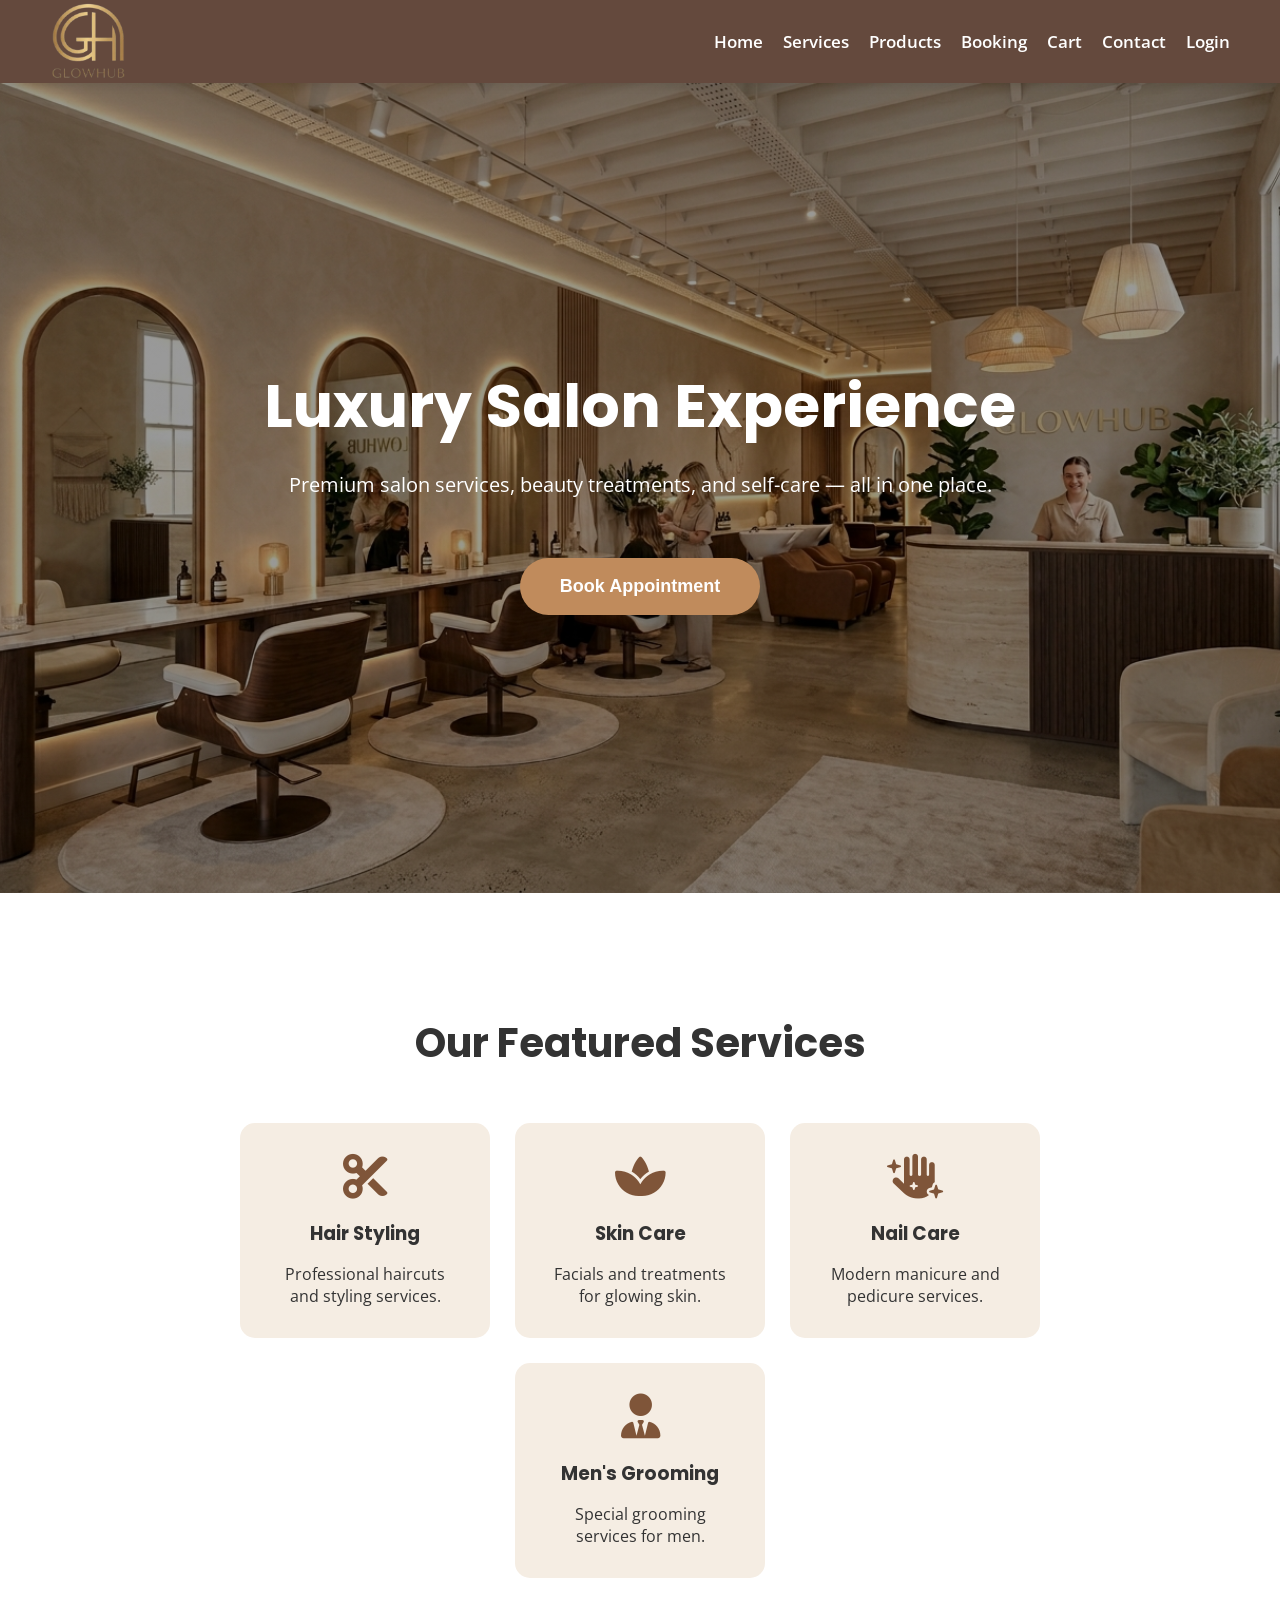
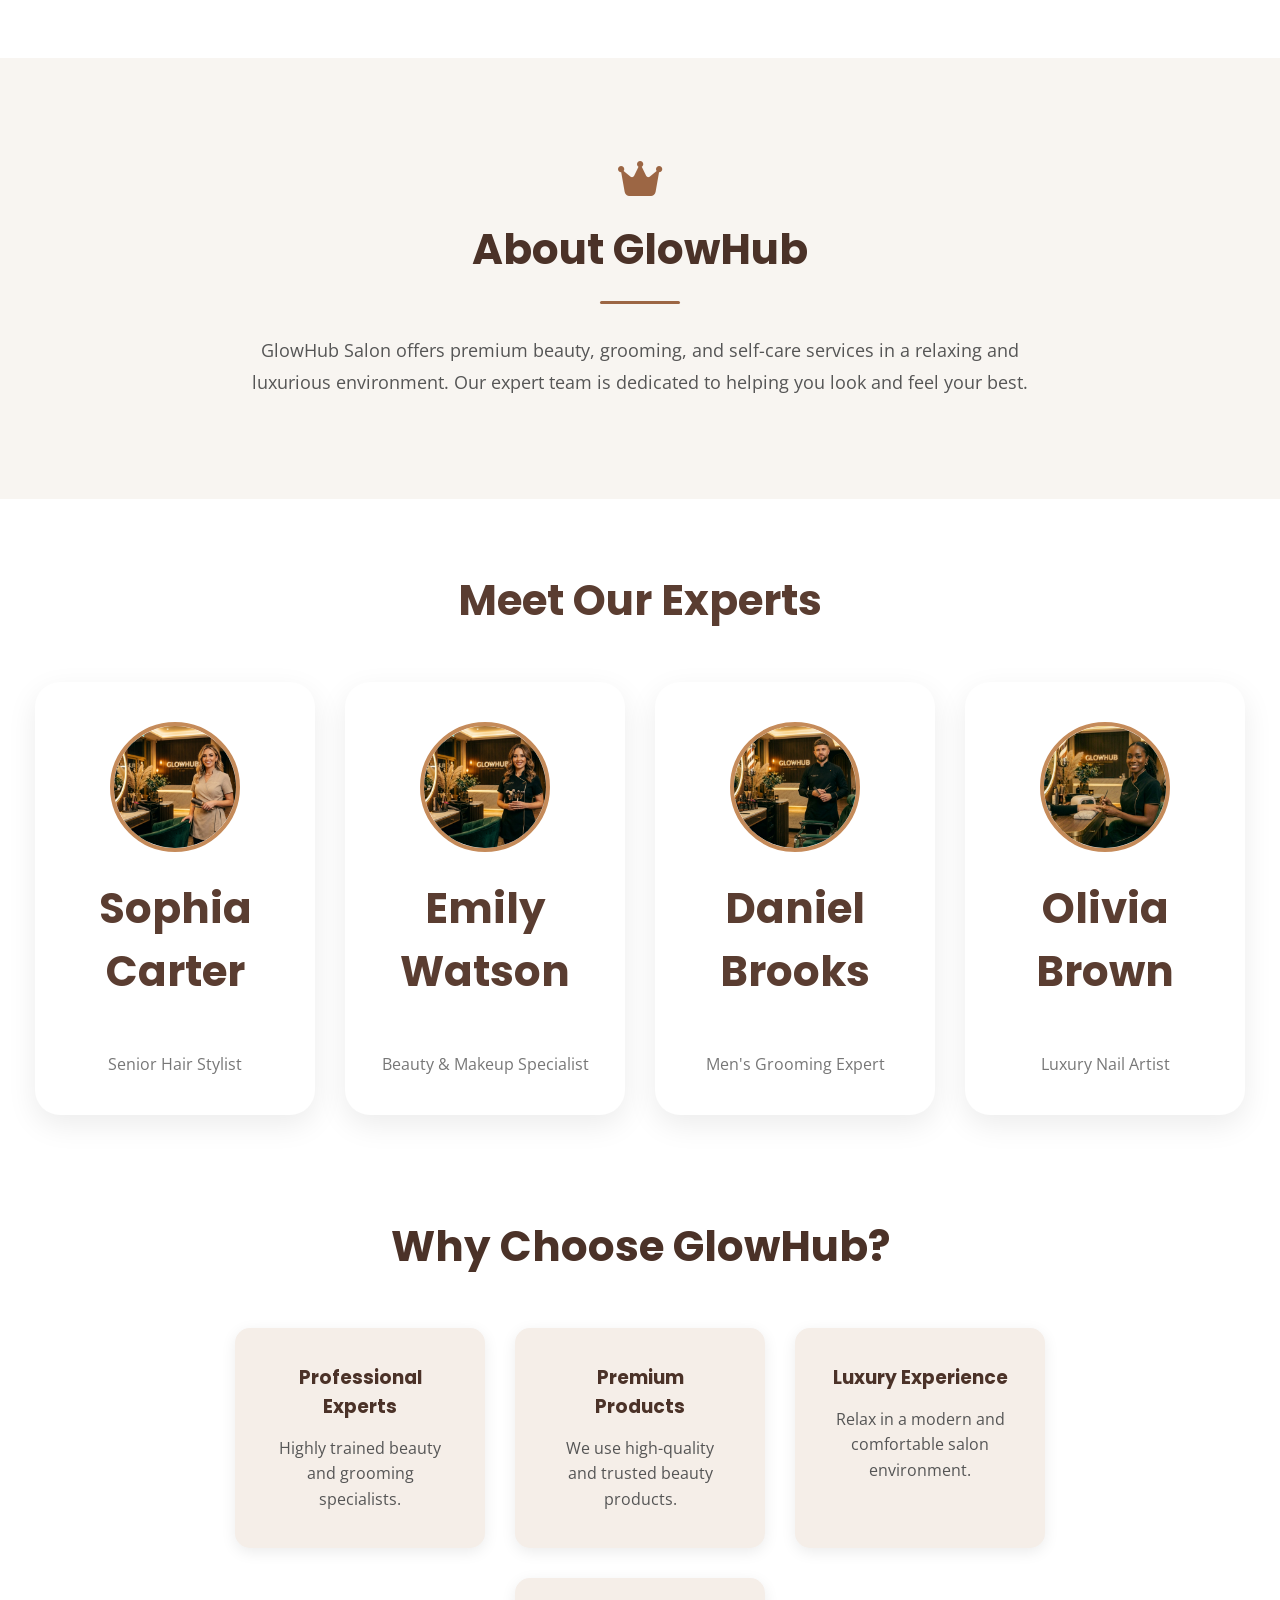
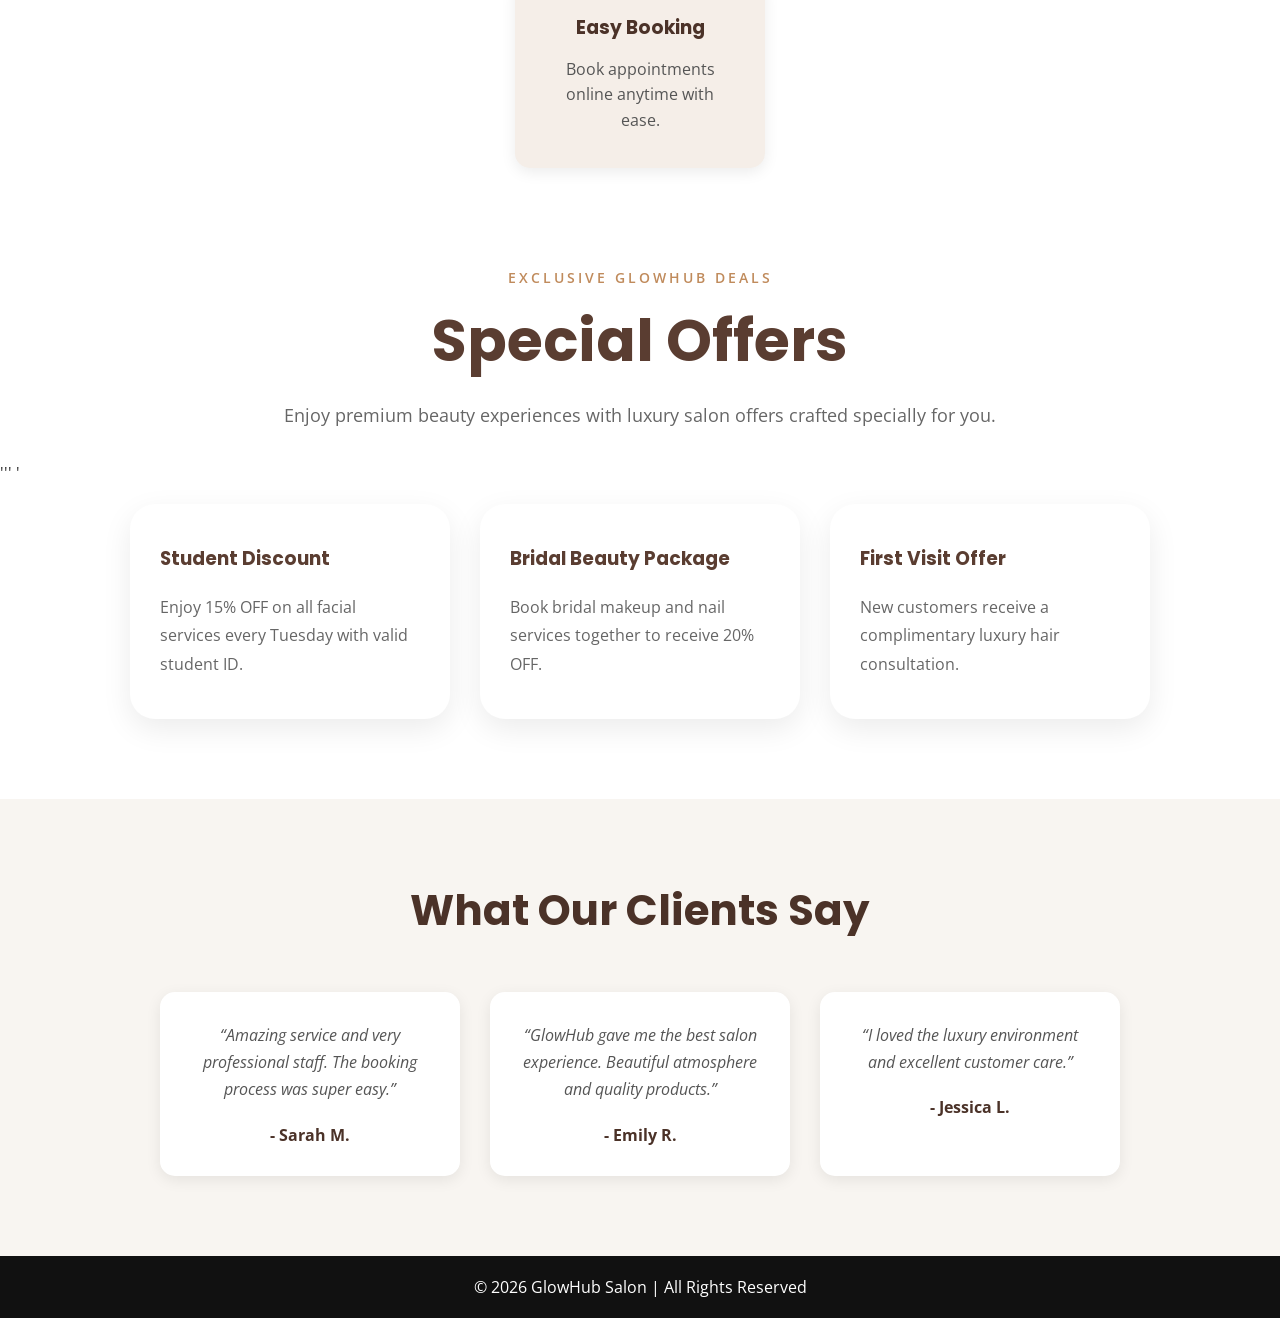
<file: index.html>
<!DOCTYPE html>
<html lang="en">
<head>
    <meta charset="UTF-8">
    <meta name="viewport" content="width=device-width, initial-scale=1.0">
    <title>GlowHub Salon</title>

    <!-- CSS Link -->
    <link rel="stylesheet" href="css/style.css">
    

    <!-- Google Fonts -->
     <link href="https://fonts.googleapis.com/css2?family=Open+Sans:wght@300;400;500;600&family=Poppins:wght@400;500;600;700&display=swap" rel="stylesheet">
   <link href="https://fonts.googleapis.com/css2?family=Open+Sans:wght@300;400;500;600&family=Poppins:wght@400;500;600;700&display=swap" rel="stylesheet">
    <link rel="stylesheet" href="https://unpkg.com/aos@next/dist/aos.css" />
    <link rel="icon" type="image/png" href="images/logo.png">
    <link rel="stylesheet" href="https://cdnjs.cloudflare.com/ajax/libs/font-awesome/6.5.1/css/all.min.css">
    <link rel="stylesheet"
href="https://cdnjs.cloudflare.com/ajax/libs/font-awesome/6.5.1/css/all.min.css">
</head>

<body>

    <!-- NAVBAR -->
    <header>
        <nav class="navbar">
            <div class="logo">
    <img src="images/logo.png" alt="GlowHub Logo">

    
    
</div>
<div class="menu-toggle" id="menu-toggle">
    ☰
</div>
            <ul class="nav-links">
                <li><a href="index.html">Home</a></li>
            <li><a href="services.html">Services</a></li>
            <li><a href="products.html">Products</a></li>
            <li><a href="booking.html">Booking</a></li>
            <li><a href="cart.html">Cart</a></li>
            <li><a href="contact.html">Contact</a></li>
            <li><a href="login.html">Login</a></li>
            <li id="profileSection" style="display:none;">

    <div class="profile-menu">

        <i class="fa-solid fa-user"></i>

        <div class="dropdown-menu">

            <p id="userEmail"></p>

            <button onclick="logoutUser()">
                Logout
            </button>

        </div>

    </div>

</li>
            </ul>
        </nav>
    </header>

    <!-- HERO SECTION -->
    <section class="hero">
        <div class="hero-content">
            <h1>Luxury Salon Experience</h1>
            <p>Premium salon services, beauty treatments, and self-care — all in one place.</p>

         <button class="book-btn" onclick="openBooking()">
    Book Appointment
</button>
        </div>
    </section>

    <!-- FEATURED SERVICES -->
    <section class="services" data-aos="fade-up">
        <h2>Our Featured Services</h2>

        <div class="service-container">

           <div class="service-card" data-aos="zoom-in">

    <i class="fa-solid fa-scissors"></i>

    <h3>Hair Styling</h3>

    <p>Professional haircuts and styling services.</p>

</div>

            <div class="service-card" data-aos="fade-right"">
                <i class="fa-solid fa-spa"></i> 
                <h3>Skin Care</h3>
                <p>Facials and treatments for glowing skin.</p>
            </div>

            <div class="service-card" data-aos="fade-left">
                <i class="fa-solid fa-hand-sparkles"></i>
           <h3>Nail Care</h3>
                <p>Modern manicure and pedicure services.</p>
            </div>

            <div class="service-card" data-aos="zoom-in">
                <i class="fa-solid fa-user-tie"></i>
                <h3>Men's Grooming</h3>
                <p>Special grooming services for men.</p>
            </div>

        </div>
    </section>
    <section class="about">
    <div class="about-content">
        <div class="about-icon">
    <i class="fa-solid fa-crown"></i>
</div>
        <h2>About GlowHub</h2>
        <div class="about-line"></div>
        <p>
            GlowHub Salon offers premium beauty, grooming, and self-care services
            in a relaxing and luxurious environment. Our expert team is dedicated
            to helping you look and feel your best.
        </p>
    </div>
</section>
<!-- STAFF SECTION -->

<div class="staff-section">

    <h3>Meet Our Experts</h3>

    <div class="staff-container">

        <div class="staff-card">
    <img src="images/staff1.png" alt="Hair Stylist">
    <h3>Sophia Carter</h3>
    <p>Senior Hair Stylist</p>
</div>

<div class="staff-card">
    <img src="images/staff2.png" alt="Makeup Artist">
    <h3>Emily Watson</h3>
    <p>Beauty & Makeup Specialist</p>
</div>

<div class="staff-card">
    <img src="images/staff3.png" alt="Male Grooming Expert">
    <h3>Daniel Brooks</h3>
    <p>Men's Grooming Expert</p>
</div>

<div class="staff-card">
    <img src="images/staff4.png" alt="Nail Artist">
    <h3>Olivia Brown</h3>
    <p>Luxury Nail Artist</p>
</div>

    </div>

</div>
<section class="why-choose">
    <h2>Why Choose GlowHub?</h2>

    <div class="choose-container">

        <div class="choose-card">
            <h3>Professional Experts</h3>
            <p>Highly trained beauty and grooming specialists.</p>
        </div>

        <div class="choose-card">
            <h3>Premium Products</h3>
            <p>We use high-quality and trusted beauty products.</p>
        </div>

        <div class="choose-card">
            <h3>Luxury Experience</h3>
            <p>Relax in a modern and comfortable salon environment.</p>
        </div>

        <div class="choose-card">
            <h3>Easy Booking</h3>
            <p>Book appointments online anytime with ease.</p>
        </div>

    </div>
</section>
<!-- SPECIAL OFFERS -->

<div class="offers-heading section-title">

    <span>Exclusive GlowHub Deals</span>

    <h2>Special Offers</h2>

    <p>
        Enjoy premium beauty experiences with luxury salon offers crafted specially for you.
    </p>

</div>                                                                                                                                                                                                                                                              '''
'

    <div class="offers-container">

        <div class="offer-card">

            <h3>Student Discount</h3>

            <p>
                Enjoy 15% OFF on all facial services every Tuesday with valid student ID.
            </p>

        </div>

        <div class="offer-card">

            <h3>Bridal Beauty Package</h3>

            <p>
                Book bridal makeup and nail services together to receive 20% OFF.
            </p>

        </div>

        <div class="offer-card">

            <h3>First Visit Offer</h3>

            <p>
                New customers receive a complimentary luxury hair consultation.
            </p>

        </div>

    </div>

</section>


<section class="testimonials">
    <h2>What Our Clients Say</h2>

    <div class="testimonial-container">

        <div class="testimonial-card" data-aos="fade-up">
            <p>
                “Amazing service and very professional staff.
                The booking process was super easy.”
            </p>
            <h4>- Sarah M.</h4>
        </div>

        <div class="testimonial-card" data-aos="fade-up">
            <p>
                “GlowHub gave me the best salon experience.
                Beautiful atmosphere and quality products.”
            </p>
            <h4>- Emily R.</h4>
        </div>

        <div class="testimonial-card" data-aos="fade-up">
            <p>
                “I loved the luxury environment and excellent customer care.”
            </p>
            <h4>- Jessica L.</h4>
        </div>

    </div>
</section>

    <!-- FOOTER -->
    <footer>
        <p>© 2026 GlowHub Salon | All Rights Reserved</p>
    </footer>
<script src="https://unpkg.com/aos@next/dist/aos.js"></script>

<script>
  AOS.init({
      duration: 1200,
      offset: 100,
      once: true
  });
  
</script>
<script src="js/script.js"></script>
</body>
</html>
</file>
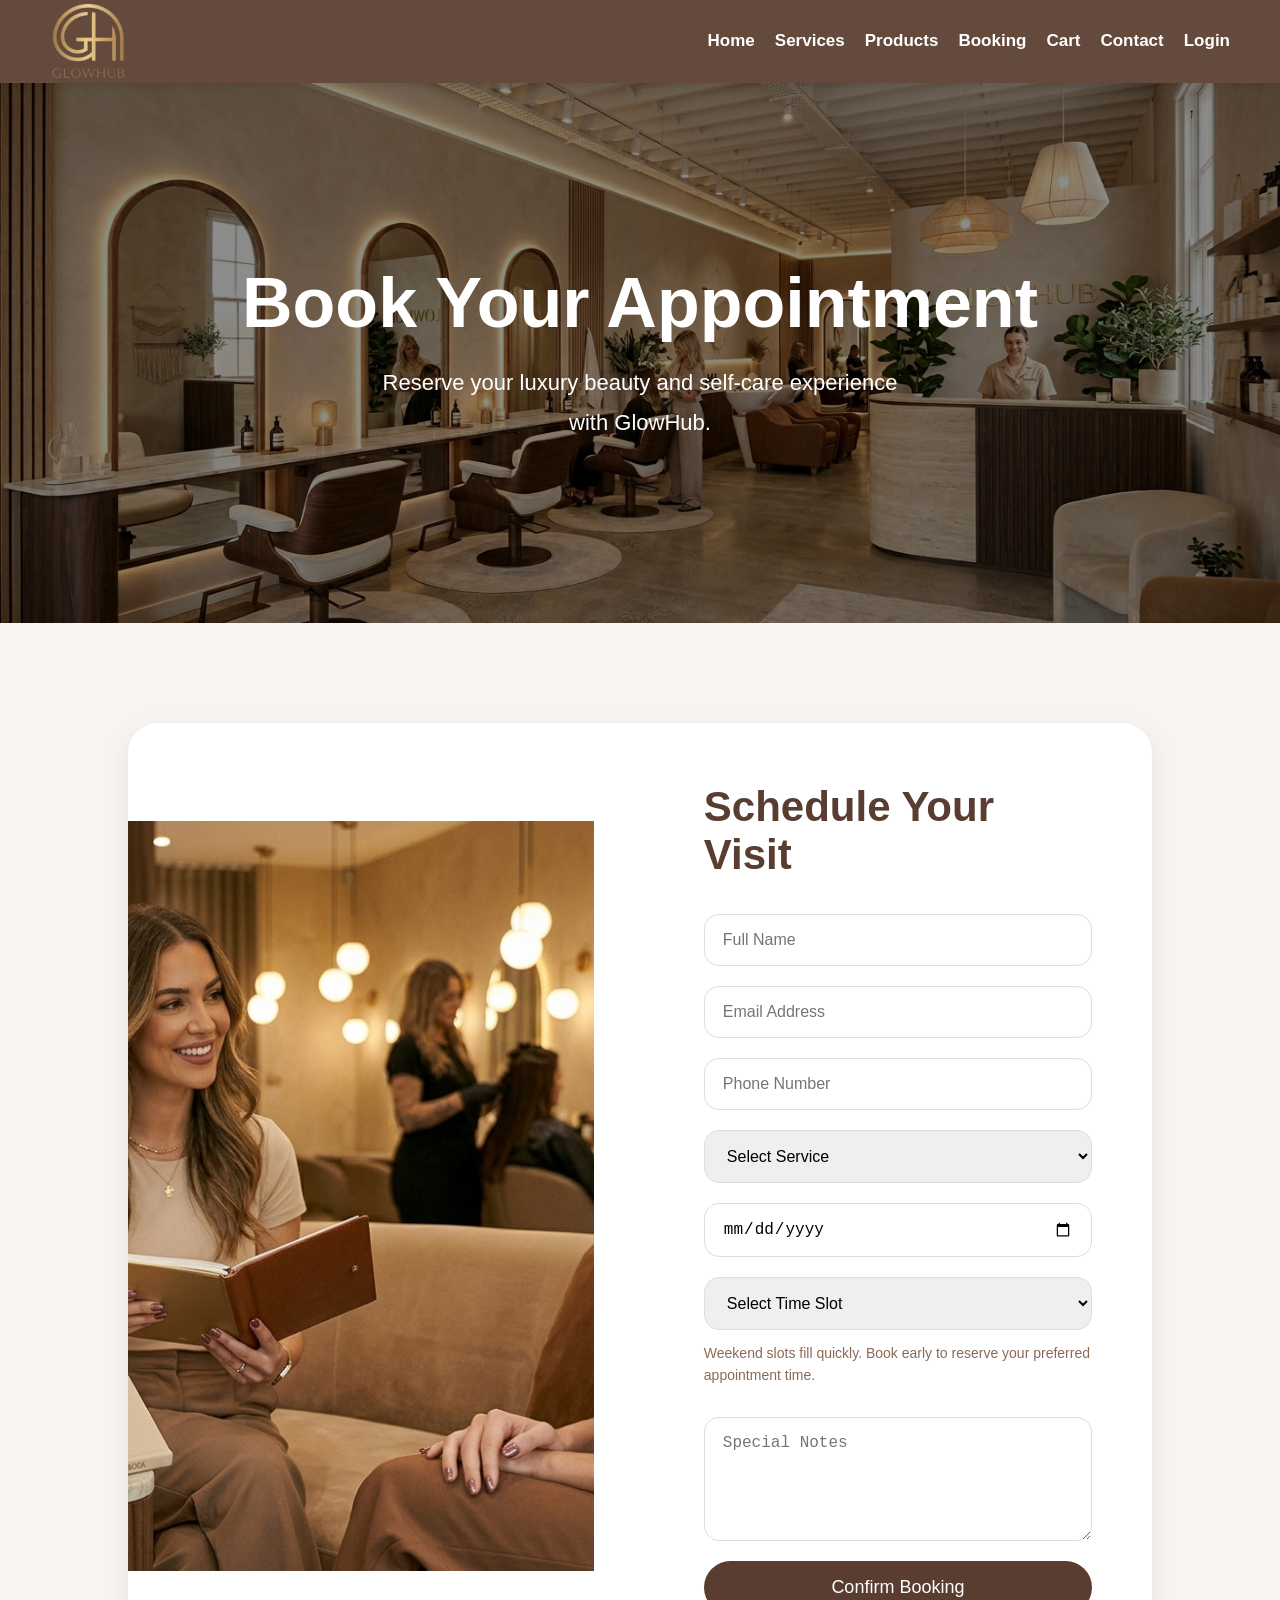
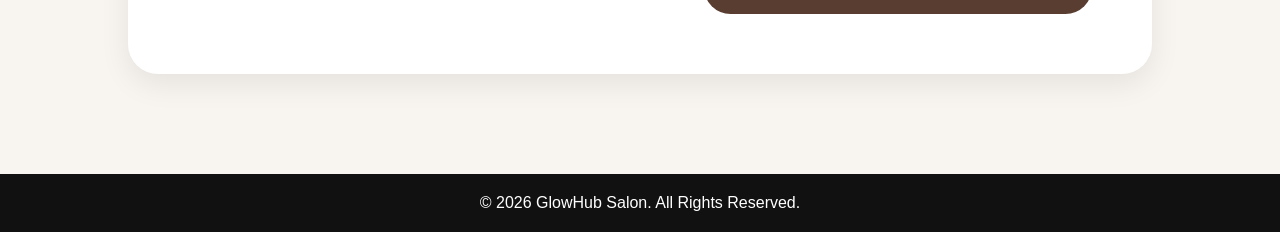
<file: booking.html>
<!DOCTYPE html>
<html lang="en">

<head>

    <meta charset="UTF-8">
    <meta name="viewport" content="width=device-width, initial-scale=1.0">

    <title>Booking | GlowHub</title>

    <link rel="stylesheet" href="css/style.css">

</head>

<body>

    <!-- NAVBAR -->

    <nav class="navbar">

        <div class="logo">
            <img src="images/logo.png" alt="GlowHub Logo">
        </div>

        <div class="menu-toggle" id="menu-toggle">
            ☰
        </div>

        <ul class="nav-links" id="nav-links">

            <li><a href="index.html">Home</a></li>
            <li><a href="services.html">Services</a></li>
            <li><a href="products.html">Products</a></li>
            <li><a href="booking.html">Booking</a></li>
            <li><a href="cart.html">Cart</a></li>
            <li><a href="contact.html">Contact</a></li>
            <li><a href="login.html">Login</a></li>

        </ul>

    </nav>


    <!-- HERO -->

    <section class="booking-hero">

        <div class="booking-hero-content">

            <h1>Book Your Appointment</h1>

            <p>
                Reserve your luxury beauty and self-care experience with GlowHub.
            </p>

        </div>

    </section>


    <!-- BOOKING SECTION -->

    <section class="booking-section">

        <div class="booking-container">

            <!-- IMAGE -->

            <div class="booking-image">

                <img src="images/book.png" alt="Booking">

            </div>


            <!-- FORM -->

            <div class="booking-form-container">

                <h2>Schedule Your Visit</h2>

                <form id="bookingForm">

                    <input type="text"
                    placeholder="Full Name"
                    required>

                    <input type="email"
                    placeholder="Email Address"
                    required>

                    <input type="tel"
                    placeholder="Phone Number"
                    required>


                    <!-- SERVICE -->

                    <select required>

                        <option value="">
                            Select Service
                        </option>

                        <option>
                            Hair Spa Therapy
                        </option>

                        <option>
                            Hair Coloring
                        </option>

                        <option>
                            Keratin Treatment
                        </option>

                        <option>
                            Gold Facial
                        </option>

                        <option>
                            Hydra Facial
                        </option>

                        <option>
                            Beard Grooming
                        </option>

                        <option>
                            Classic Manicure
                        </option>

                    </select>


                    <!-- DATE -->

                    <input type="date" required>


                    <!-- TIME -->

                    <select required>

    <option value="">
        Select Time Slot
    </option>

    <option>
        10:00 AM
    </option>

    <option>
        11:00 AM
    </option>

    <option>
        12:00 PM
    </option>

    <option>
        1:00 PM
    </option>

    <option>
        2:00 PM
    </option>

    <option>
        3:00 PM
    </option>

    <option>
        4:00 PM
    </option>

    <option>
        5:00 PM
    </option>

    <option>
        6:00 PM
    </option>

</select>
<p class="slot-note">
    Weekend slots fill quickly. Book early to reserve your preferred appointment time.
</p>


                    <!-- NOTES -->

                    <textarea
                    placeholder="Special Notes"
                    rows="5"></textarea>


                    <button type="submit">
                        Confirm Booking
                    </button>

                </form>

            </div>

        </div>

    </section>


    <!-- SUCCESS MESSAGE -->

    <div id="booking-popup" class="booking-popup">

        <div class="popup-content">

            <h2>Appointment Confirmed!</h2>

            <p>
                Your GlowHub appointment has been booked successfully.
            </p>

            <button onclick="closePopup()">
                Close
            </button>

        </div>

    </div>


    <!-- FOOTER -->

    <footer class="footer">

        <p>© 2026 GlowHub Salon. All Rights Reserved.</p>

    </footer>

    <script src="js/script.js"></script>

</body>

</html>
</file>
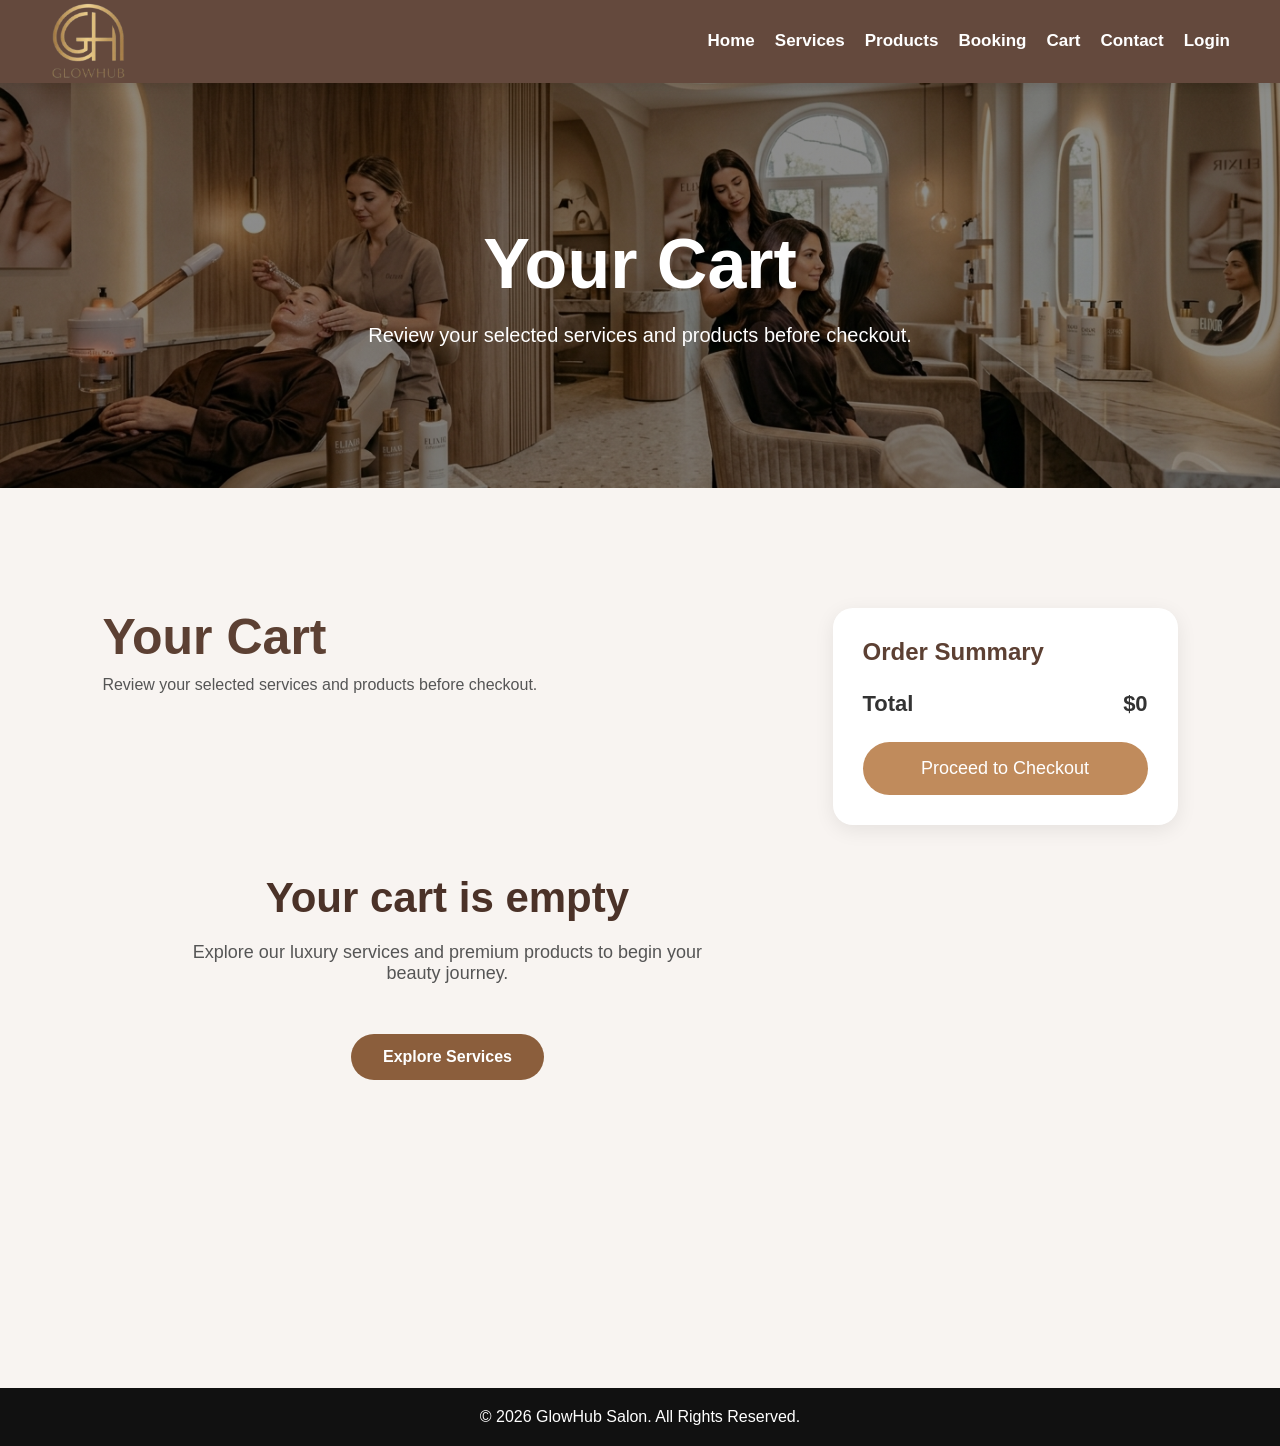
<file: cart.html>
<!DOCTYPE html>
<html lang="en">

<head>

    <meta charset="UTF-8">
    <meta name="viewport" content="width=device-width, initial-scale=1.0">

    <title>GlowHub Cart</title>

    <link rel="stylesheet" href="css/style.css">

    <link rel="stylesheet"
    href="https://cdnjs.cloudflare.com/ajax/libs/font-awesome/6.5.1/css/all.min.css">

</head>

<body>

    <!-- NAVBAR -->

    <nav class="navbar">

        <div class="logo">
            <img src="images/logo.png" alt="GlowHub Logo">
        </div>

        <div class="menu-toggle" id="menu-toggle">
            ☰
        </div>

        <ul class="nav-links" id="nav-links">

            <li><a href="index.html">Home</a></li>
            <li><a href="services.html">Services</a></li>
            <li><a href="products.html">Products</a></li>
            <li><a href="booking.html">Booking</a></li>
            
            <li><a href="cart.html">Cart</a></li>
            <li><a href="contact.html">Contact</a></li>
            <li><a href="login.html">Login</a></li>

        </ul>

    </nav>


    <!-- HERO -->

    <section class="cart-hero">

        <div class="cart-hero-content">

            <h1>Your Cart</h1>

            <p>
                Review your selected services and products before checkout.
            </p>

        </div>

    </section>

<section class="cart-page">

    <div class="cart-container">

        <div class="cart-left">

            <h1>Your Cart</h1>

            <p>
                Review your selected services and products before checkout.
            </p>

            <div id="cart-items"></div>

            <div id="empty-cart" class="empty-cart">

                <h2>Your cart is empty</h2>

                <p>
                    Explore our luxury services and premium products
                    to begin your beauty journey.
                </p>

                <a href="services.html" class="shop-btn">
                    Explore Services
                </a>

            </div>

        </div>

        <div class="cart-right">

            <div class="summary-box">

                <h2>Order Summary</h2>

                <div class="summary-row">
                    <span>Total</span>
                    <span id="total-price">$0</span>
                </div>

                <button
class="checkout-btn"
onclick="checkout()">

    Proceed to Checkout

</button>

            </div>

        </div>

    </div>

</section>


    <!-- FOOTER -->

    <footer class="footer">

        <p>© 2026 GlowHub Salon. All Rights Reserved.</p>

    </footer>


    <script src="js/script.js"></script>

</body>

</html>
</file>
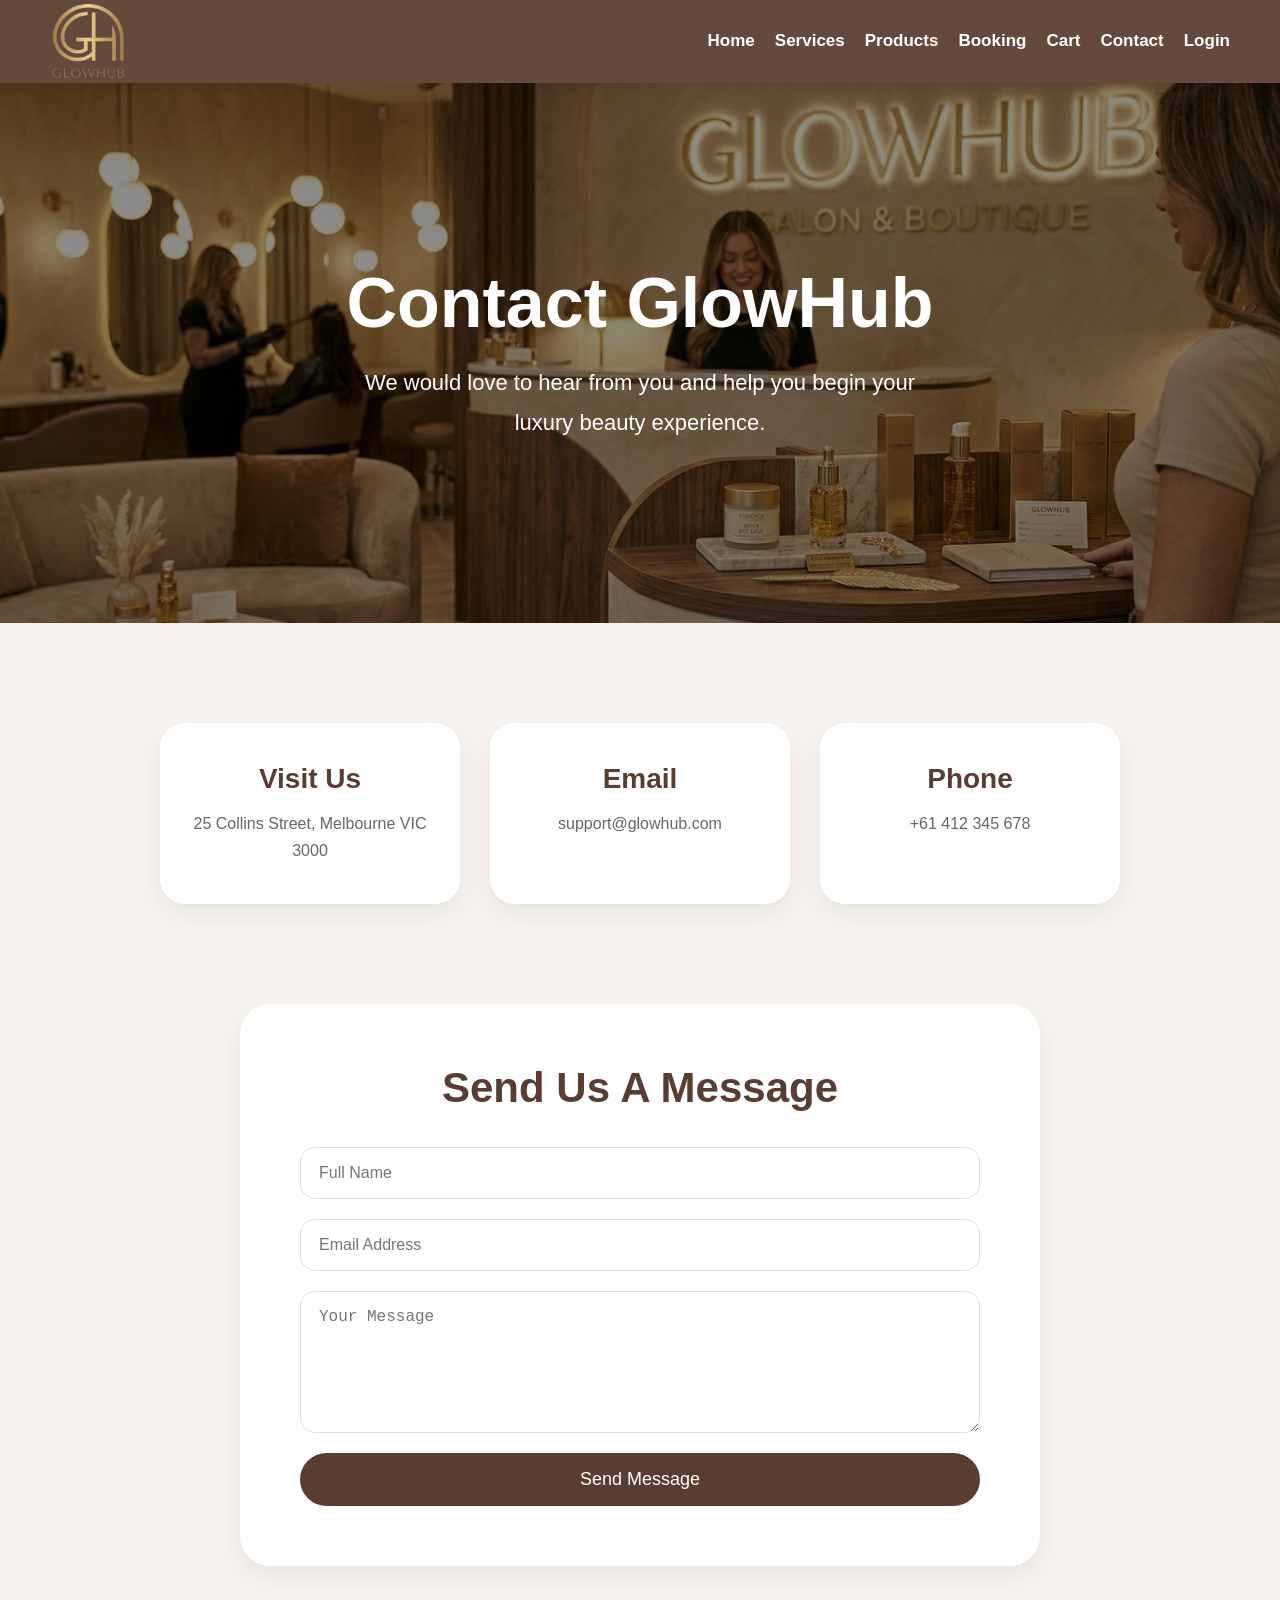
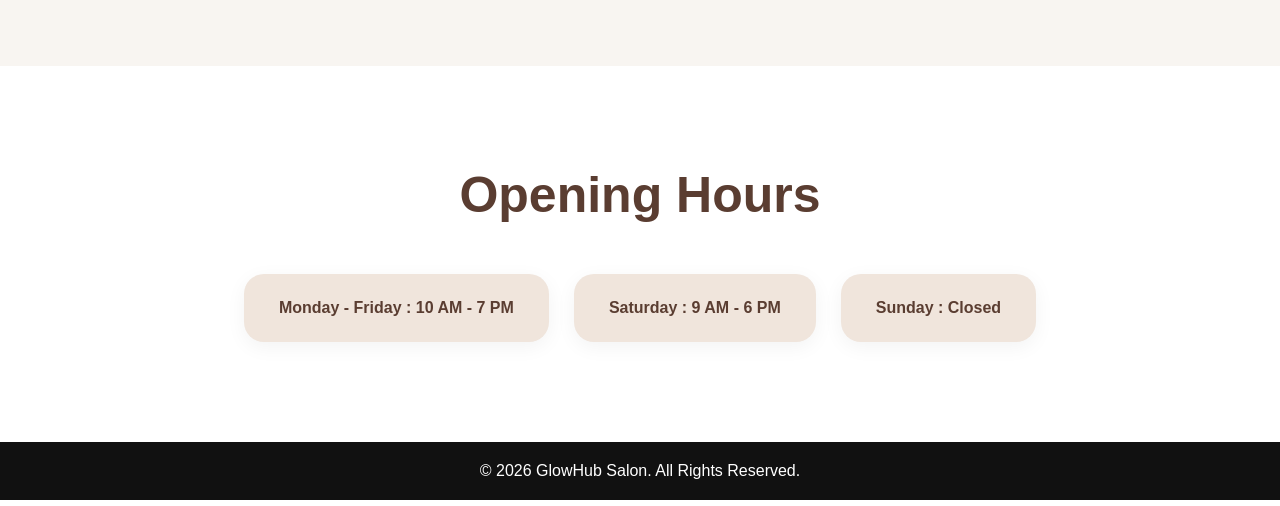
<file: contact.html>
<!DOCTYPE html>
<html lang="en">

<head>

    <meta charset="UTF-8">
    <meta name="viewport" content="width=device-width, initial-scale=1.0">

    <title>Contact | GlowHub</title>

    <link rel="stylesheet" href="css/style.css">

</head>

<body>

    <!-- NAVBAR -->

    <nav class="navbar">

        <div class="logo">
            <img src="images/logo.png" alt="GlowHub Logo">
        </div>

        <div class="menu-toggle" id="menu-toggle">
            ☰
        </div>

        <ul class="nav-links" id="nav-links">

            <li><a href="index.html">Home</a></li>
            <li><a href="services.html">Services</a></li>
            <li><a href="products.html">Products</a></li>
            <li><a href="booking.html">Booking</a></li>
            <li><a href="cart.html">Cart</a></li>
            <li><a href="contact.html">Contact</a></li>
            <li><a href="login.html">Login</a></li>


        </ul>

    </nav>


    <!-- HERO -->

    <section class="contact-hero">

        <div class="contact-hero-content">

            <h1>Contact GlowHub</h1>

            <p>
                We would love to hear from you and help you begin your luxury beauty experience.
            </p>

        </div>

    </section>


    <!-- CONTACT INFO -->

    <section class="contact-info-section">

        <div class="contact-card">

            <h3>Visit Us</h3>

            <p>
                25 Collins Street, Melbourne VIC 3000
            </p>

        </div>


        <div class="contact-card">

            <h3>Email</h3>

            <p>
                support@glowhub.com
            </p>

        </div>


        <div class="contact-card">

            <h3>Phone</h3>

            <p>
                +61 412 345 678
            </p>

        </div>

    </section>


    <!-- CONTACT FORM -->

    <section class="contact-form-section">

        <div class="contact-form-container">

            <h2>Send Us A Message</h2>

            <form id="contactForm">

                <input type="text"
                placeholder="Full Name"
                required>

                <input type="email"
                placeholder="Email Address"
                required>

                <textarea
                placeholder="Your Message"
                rows="6"
                required></textarea>

                <button type="submit">
                    Send Message
                </button>

            </form>

        </div>

    </section>


    <!-- OPENING HOURS -->

    <section class="hours-section">

        <h2>Opening Hours</h2>

        <div class="hours-container">

            <div class="hour-box">
                Monday - Friday : 10 AM - 7 PM
            </div>

            <div class="hour-box">
                Saturday : 9 AM - 6 PM
            </div>

            <div class="hour-box">
                Sunday : Closed
            </div>

        </div>

    </section>


    <!-- FOOTER -->

    <footer class="footer">

        <p>© 2026 GlowHub Salon. All Rights Reserved.</p>

    </footer>

    <script src="js/script.js"></script>

</body>

</html>
</file>
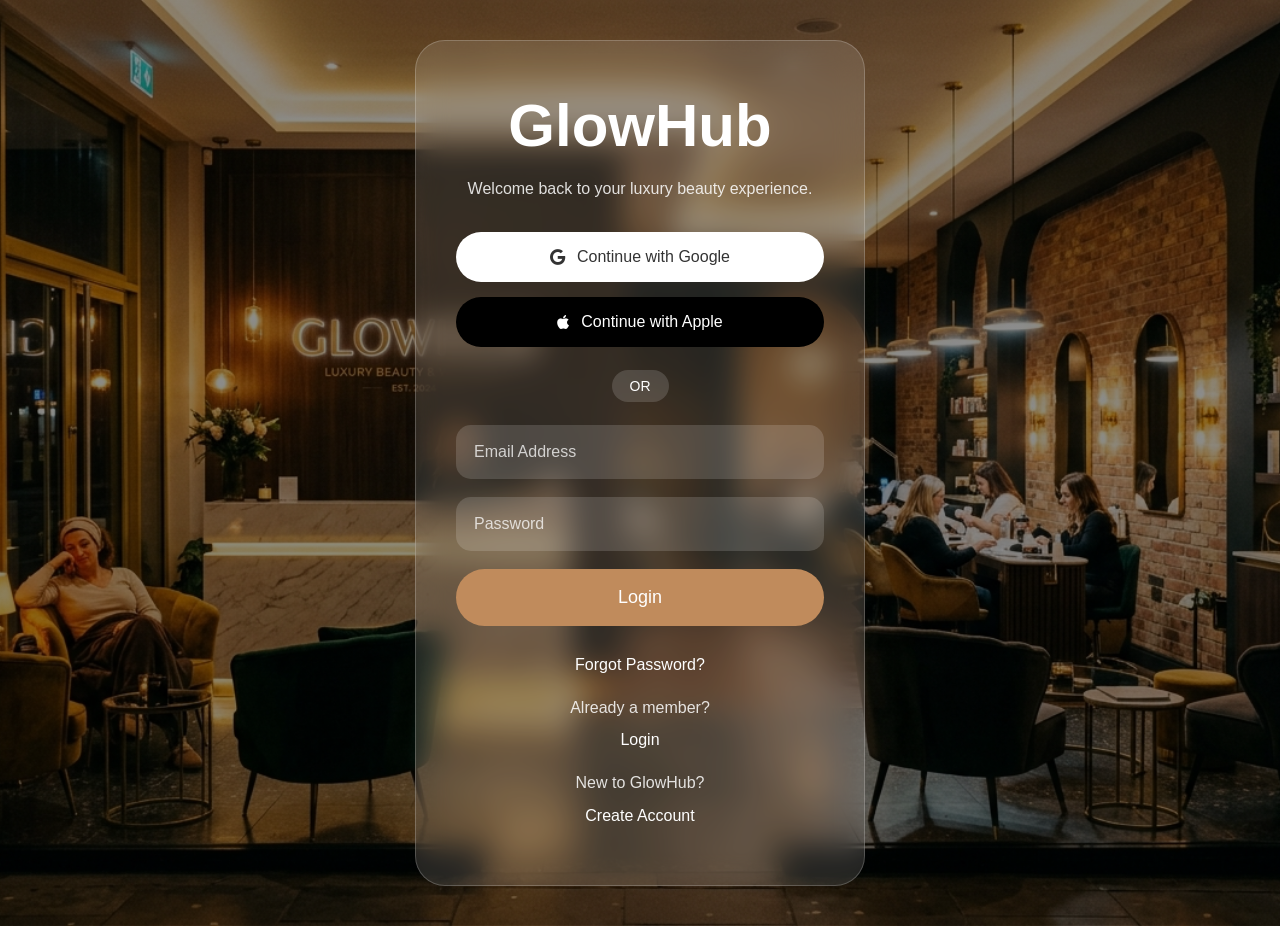
<file: login.html>
<!DOCTYPE html>
<html lang="en">

<head>

    <meta charset="UTF-8">
    <meta name="viewport" content="width=device-width, initial-scale=1.0">

    <title>Login | GlowHub</title>

    <link rel="stylesheet" href="css/style.css">

    <link
    rel="stylesheet"
    href="https://cdnjs.cloudflare.com/ajax/libs/font-awesome/6.5.1/css/all.min.css">

</head>

<body>

    <!-- LOGIN PAGE -->

    <section class="modern-login">

        <div class="login-card">

            <h1>GlowHub</h1>

            <p>
                Welcome back to your luxury beauty experience.
            </p>

            <!-- SOCIAL LOGIN -->

            <div class="social-login">

                <button
class="google-btn"
onclick="googleLogin()">
                    <i class="fab fa-google"></i>

                    Continue with Google

                </button>

                <button
class="apple-btn"
onclick="appleLogin()">

                    <i class="fab fa-apple"></i>

                    Continue with Apple

                </button>

            </div>

            <div class="divider">
                <span>OR</span>
            </div>

            <!-- LOGIN FORM -->

            <form id="loginForm">

                <input type="email" id="loginEmail" placeholder="Email Address" required>

                <input type="password" id="loginPassword" placeholder="Password" required>

                <button type="submit" class="login-btn">
                    Login
                </button>

            </form>

            <div class="login-links">

    <a href="#">
        Forgot Password?
    </a>

    <div class="member-option">

        <p>
            Already a member?
        </p>

        <a href="#">
            Login
        </a>

    </div>

    <div class="member-option">

        <p>
            New to GlowHub?
        </p>

        <a href="signup.html">
            Create Account
        </a>

    </div>

</div>
        </div>

    </section>

    <script src="js/script.js"></script>

</body>

</html>
</file>
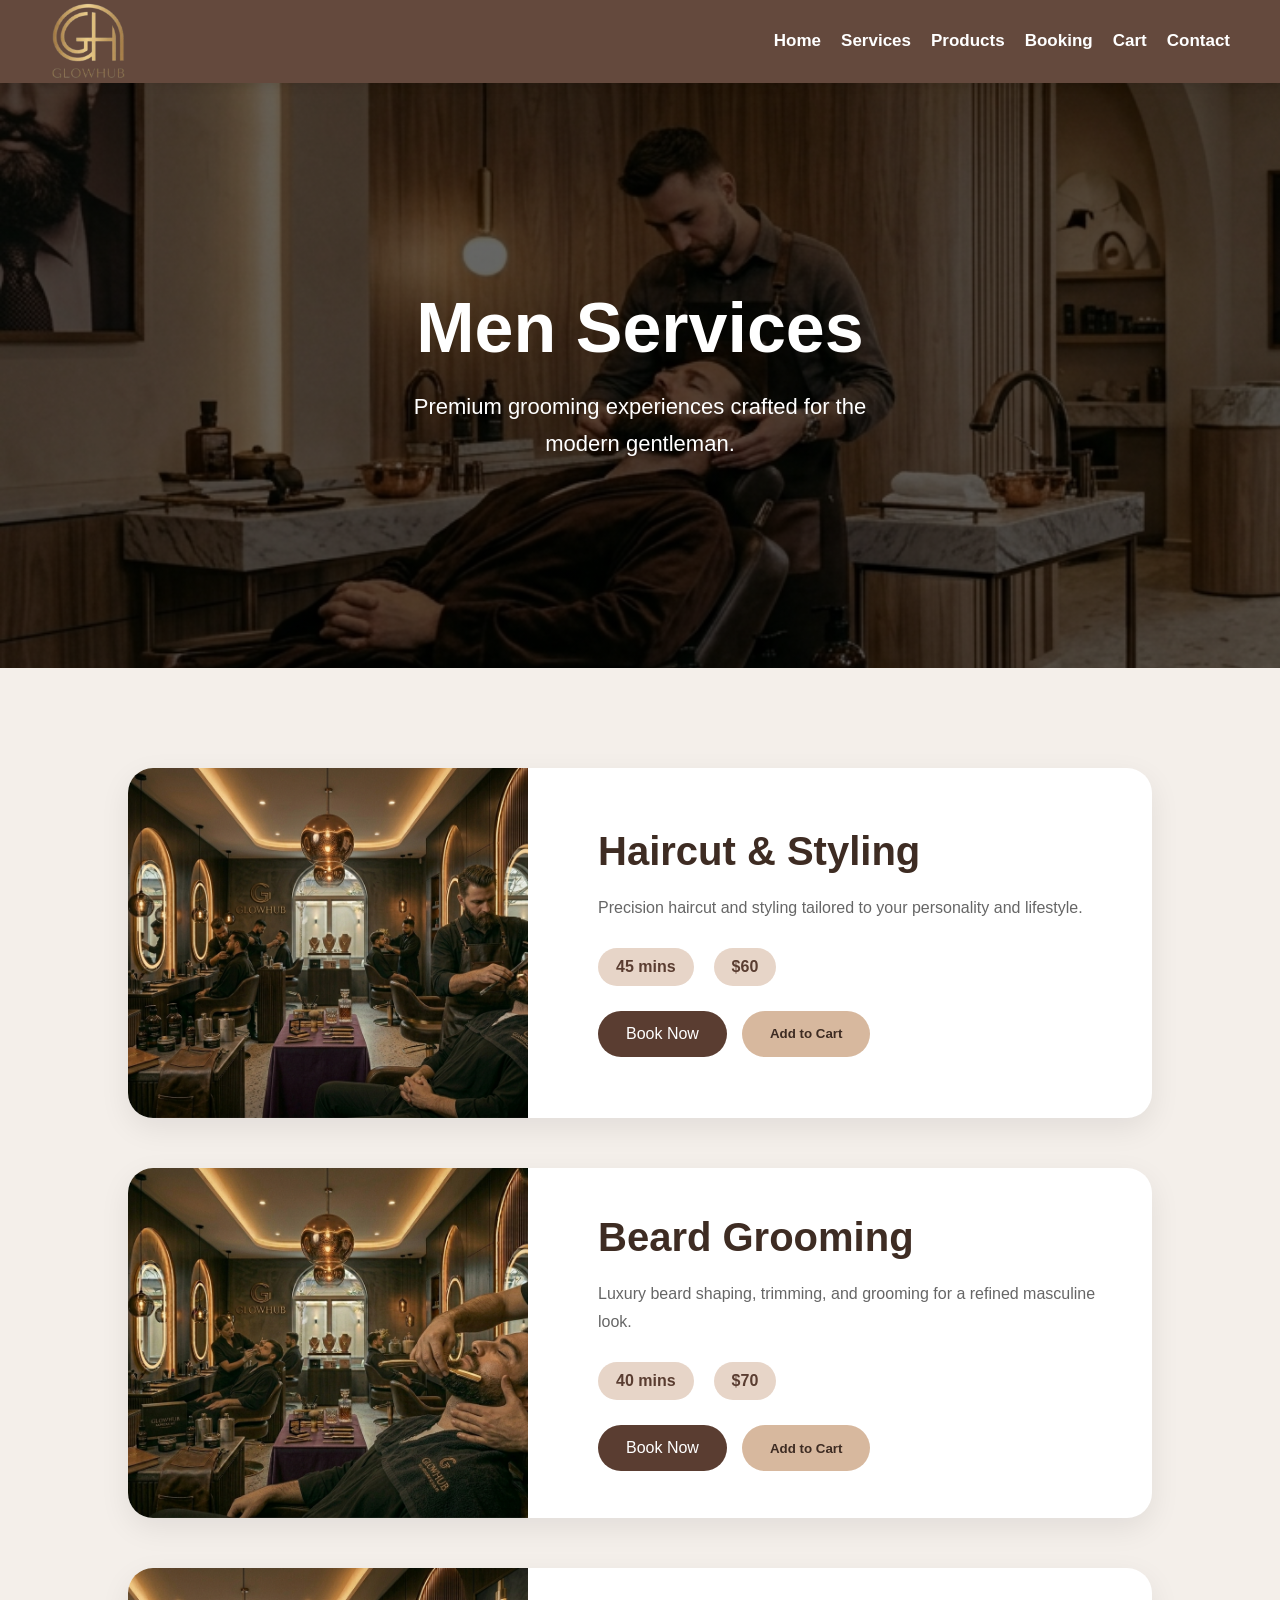
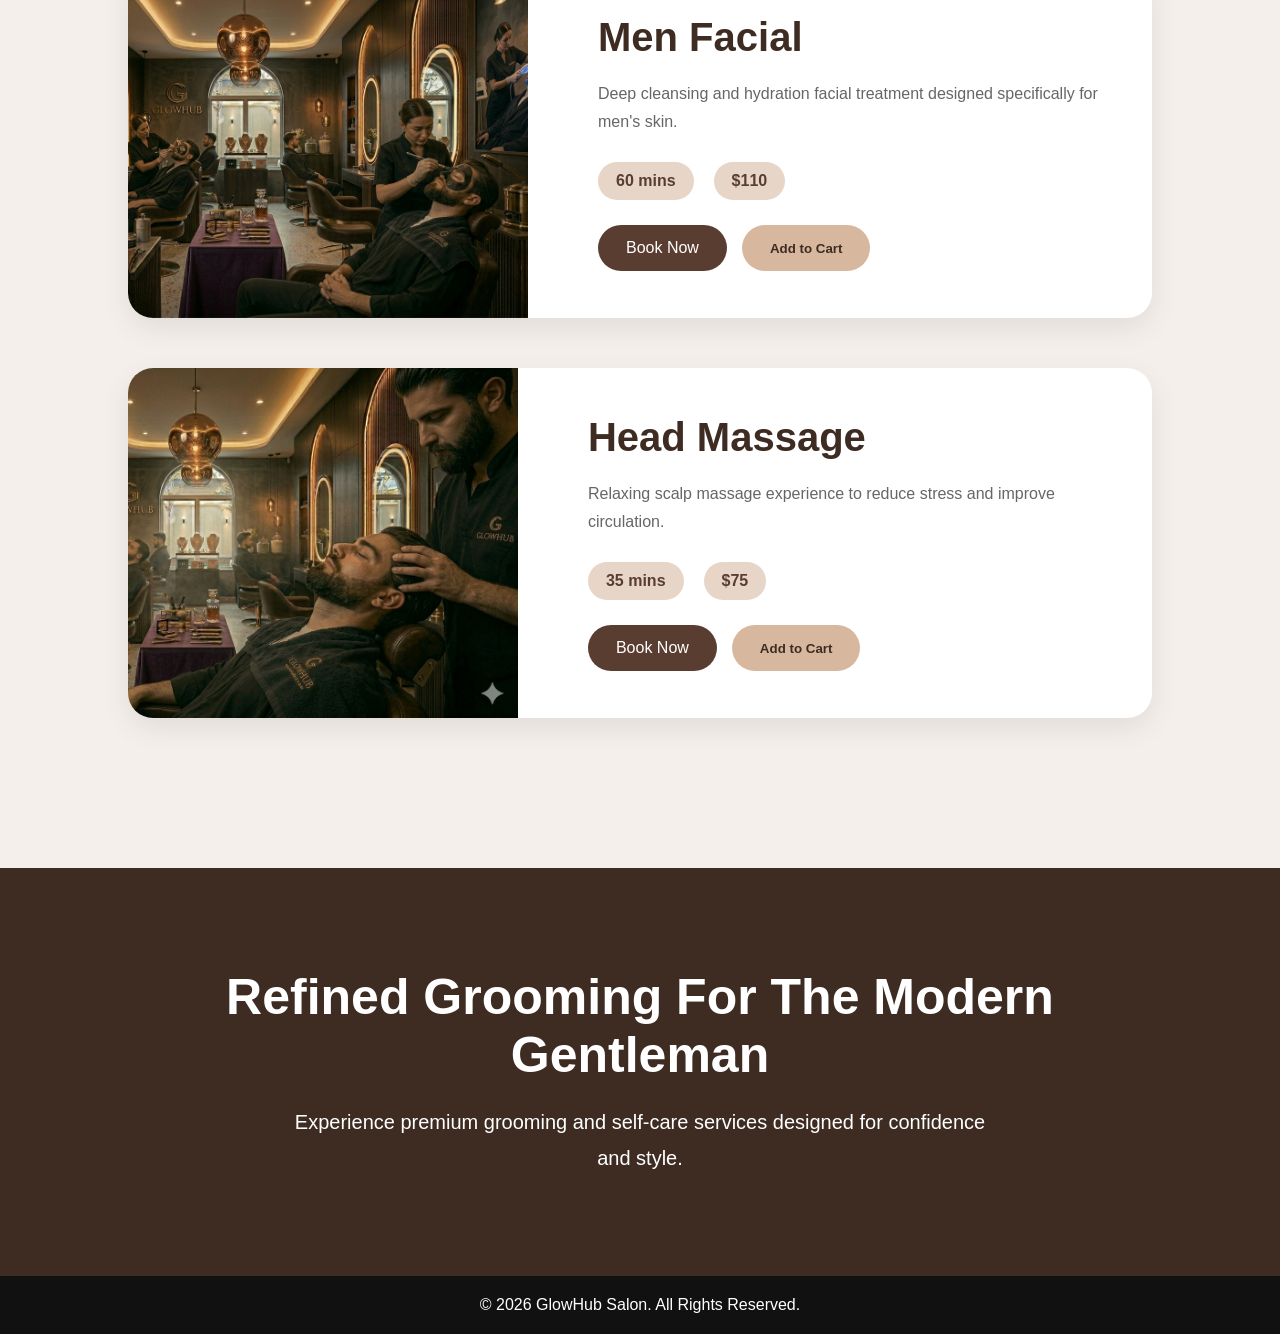
<file: men-services.html>
<!DOCTYPE html>
<html lang="en">

<head>

    <meta charset="UTF-8">
    <meta name="viewport" content="width=device-width, initial-scale=1.0">

    <title>Men Services | GlowHub</title>

    <link rel="stylesheet" href="css/style.css">

</head>

<body>

    <!-- NAVBAR -->

    <nav class="navbar">

        <div class="logo">
            <img src="images/logo.png" alt="GlowHub Logo">
        </div>

        <div class="menu-toggle" id="menu-toggle">
            ☰
        </div>

        <ul class="nav-links" id="nav-links">

            <li><a href="index.html">Home</a></li>
            <li><a href="services.html">Services</a></li>
            <li><a href="products.html">Products</a></li>
            <li><a href="booking.html">Booking</a></li>
            <li><a href="cart.html">Cart</a></li>
            <li><a href="contact.html">Contact</a></li>

        </ul>

    </nav>


    <!-- HERO -->

    <section class="mens-hero">

        <div class="mens-hero-content">

            <h1>Men Services</h1>

            <p>
                Premium grooming experiences crafted for the modern gentleman.
            </p>

        </div>

    </section>


    <!-- SERVICES -->

    <section class="mens-services-container">


        <!-- SERVICE 1 -->

        <div class="mens-service-card">

            <img src="images/men2.png" alt="Haircut">

            <div class="mens-service-info">

                <h2>Haircut & Styling</h2>

                <p>
                    Precision haircut and styling tailored to your personality and lifestyle.
                </p>

                <div class="mens-service-meta">

                    <span>45 mins</span>
                    <span>$60</span>

                </div>

                <div class="mens-buttons">

                    <a href="booking.html">Book Now</a>

                    <button onclick="addToCart('Haircut & Styling', 60)">
                        Add to Cart
                    </button>

                </div>

            </div>

        </div>


        <!-- SERVICE 2 -->

        <div class="mens-service-card">

            <img src="images/mengroom.png" alt="Beard Grooming">

            <div class="mens-service-info">

                <h2>Beard Grooming</h2>

                <p>
                    Luxury beard shaping, trimming, and grooming for a refined masculine look.
                </p>

                <div class="mens-service-meta">

                    <span>40 mins</span>
                    <span>$70</span>

                </div>

                <div class="mens-buttons">

                    <a href="booking.html">Book Now</a>

                    <button onclick="addToCart('Beard Grooming', 70)">
                        Add to Cart
                    </button>

                </div>

            </div>

        </div>


        <!-- SERVICE 3 -->

        <div class="mens-service-card">

            <img src="images/mwn3.png" alt="Men Facial">

            <div class="mens-service-info">

                <h2>Men Facial</h2>

                <p>
                    Deep cleansing and hydration facial treatment designed specifically for men's skin.
                </p>

                <div class="mens-service-meta">

                    <span>60 mins</span>
                    <span>$110</span>

                </div>

                <div class="mens-buttons">

                    <a href="booking.html">Book Now</a>

                    <button onclick="addToCart('Men Facial', 110)">
                        Add to Cart
                    </button>

                </div>

            </div>

        </div>


        <!-- SERVICE 4 -->

        <div class="mens-service-card">

            <img src="images/men.png" alt="Head Massage">

            <div class="mens-service-info">

                <h2>Head Massage</h2>

                <p>
                    Relaxing scalp massage experience to reduce stress and improve circulation.
                </p>

                <div class="mens-service-meta">

                    <span>35 mins</span>
                    <span>$75</span>

                </div>

                <div class="mens-buttons">

                    <a href="booking.html">Book Now</a>

                    <button onclick="addToCart('Head Massage', 75)">
                        Add to Cart
                    </button>

                </div>

            </div>

        </div>

    </section>


    <!-- CTA -->

    <section class="mens-cta">

        <h2>Refined Grooming For The Modern Gentleman</h2>

        <p>
            Experience premium grooming and self-care services designed for confidence and style.
        </p>

    </section>


    <!-- FOOTER -->

    <footer class="footer">

        <p>© 2026 GlowHub Salon. All Rights Reserved.</p>

    </footer>

    <script src="js/script.js"></script>

</body>

</html>
</file>
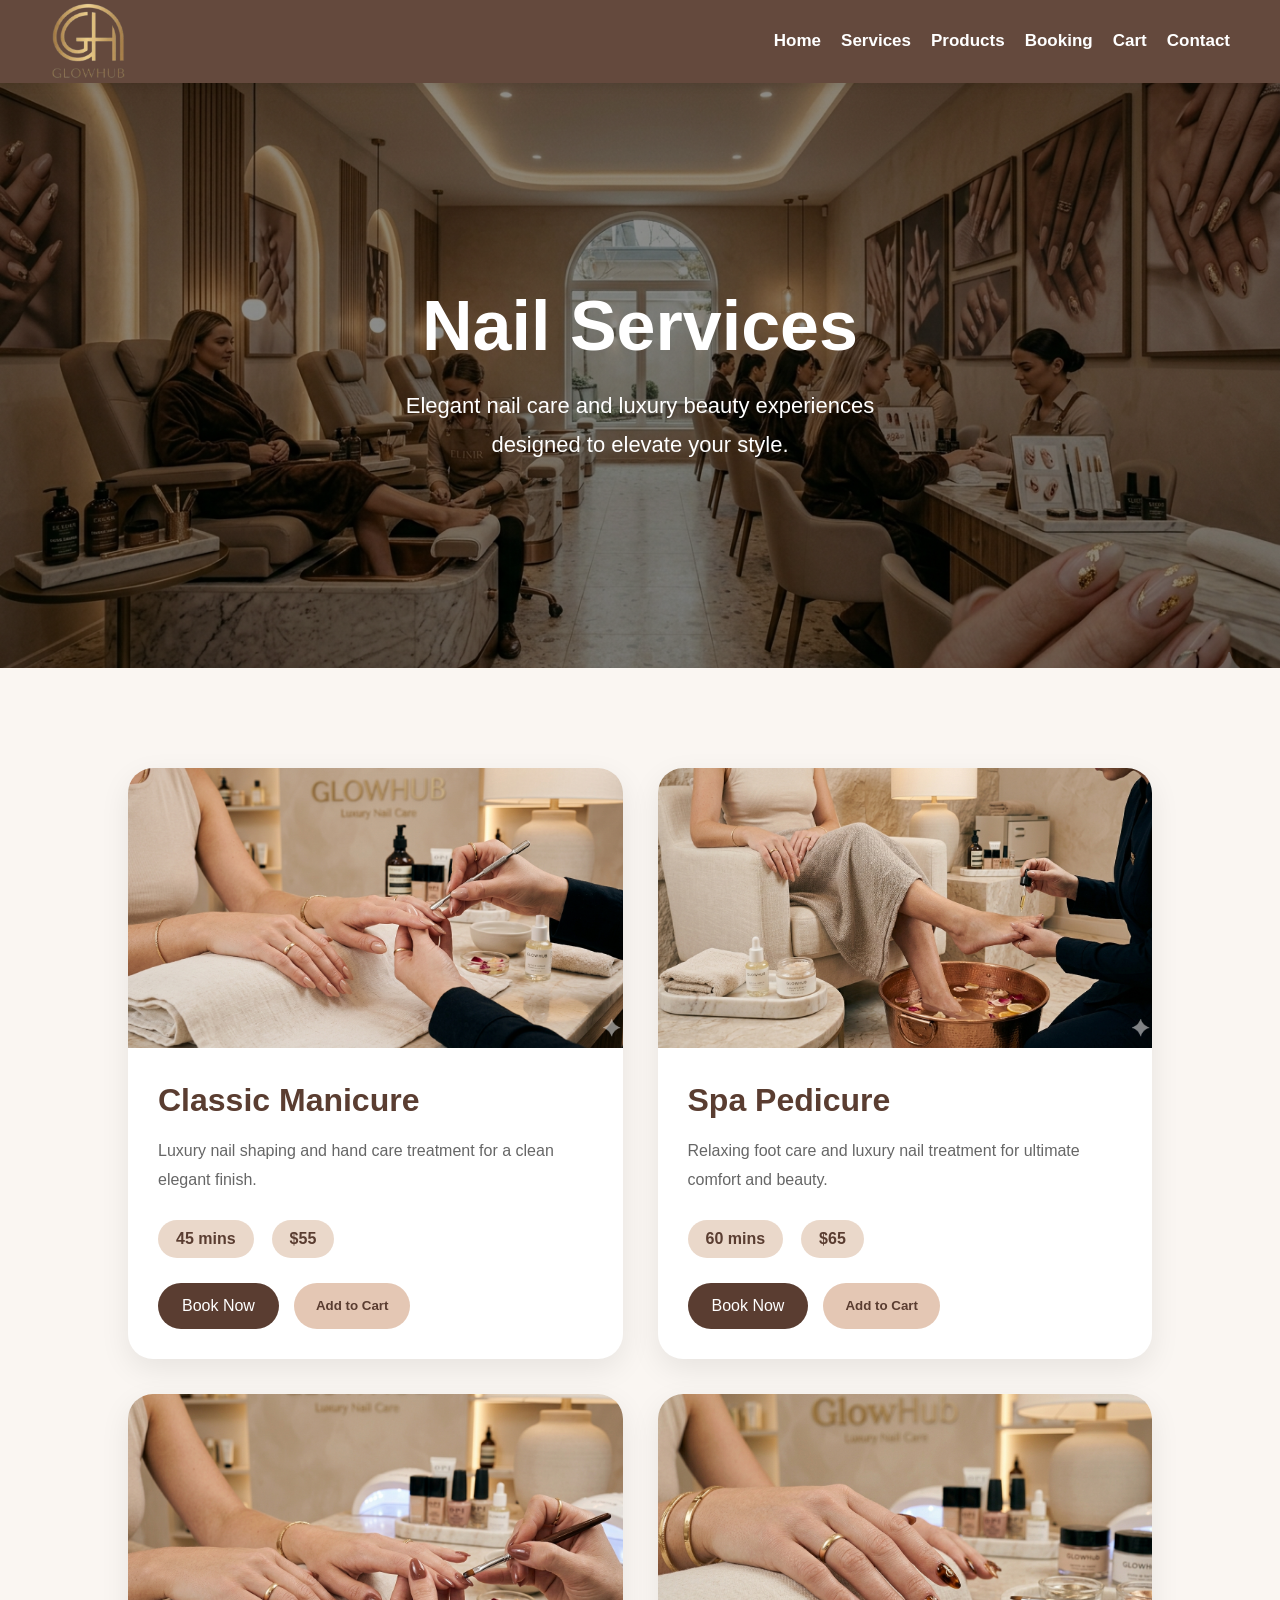
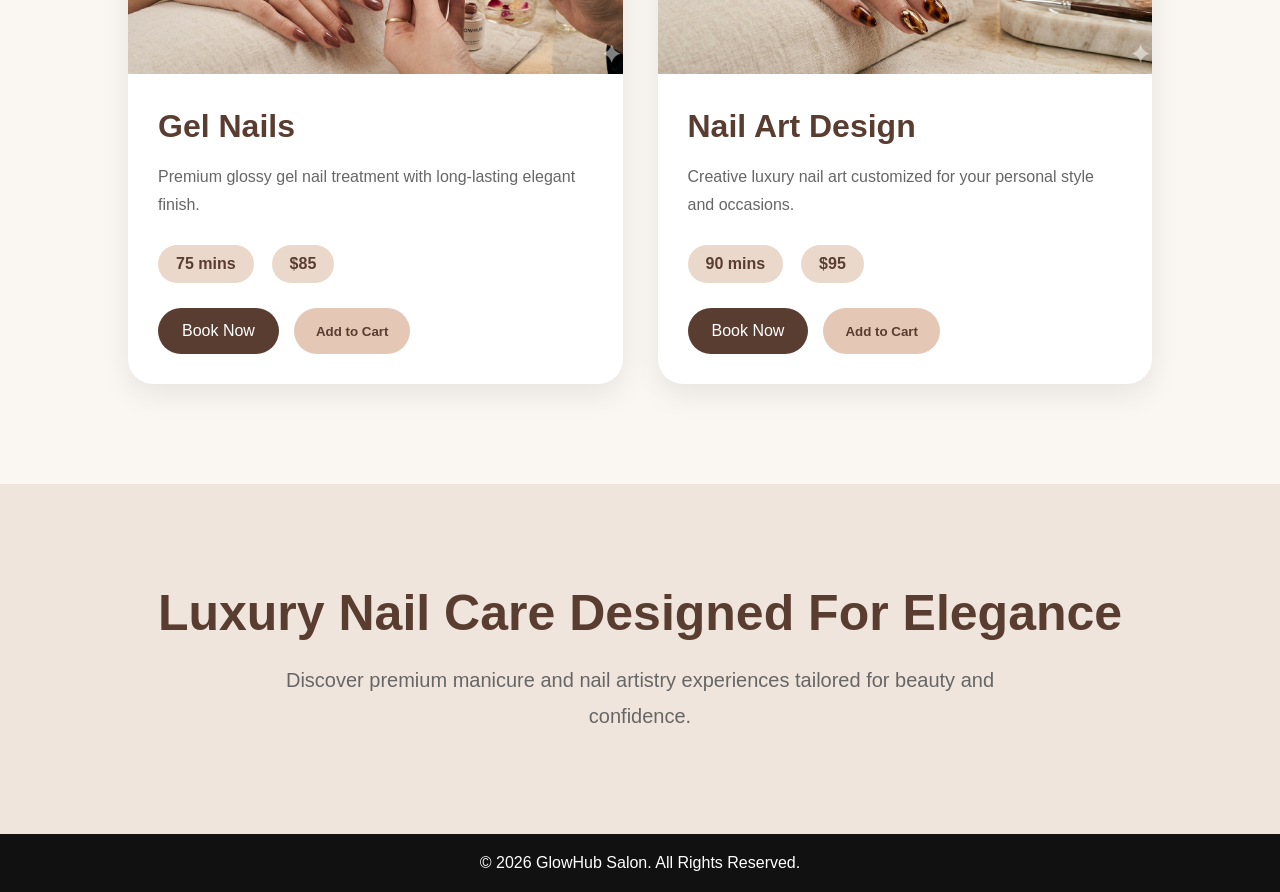
<file: nail-services.html>
<!DOCTYPE html>
<html lang="en">

<head>

    <meta charset="UTF-8">
    <meta name="viewport" content="width=device-width, initial-scale=1.0">

    <title>Nail Services | GlowHub</title>

    <link rel="stylesheet" href="css/style.css">

</head>

<body>

    <!-- NAVBAR -->

    <nav class="navbar">

        <div class="logo">
            <img src="images/logo.png" alt="GlowHub Logo">
        </div>

        <div class="menu-toggle" id="menu-toggle">
            ☰
        </div>

        <ul class="nav-links" id="nav-links">

            <li><a href="index.html">Home</a></li>
            <li><a href="services.html">Services</a></li>
            <li><a href="products.html">Products</a></li>
            <li><a href="booking.html">Booking</a></li>
            <li><a href="cart.html">Cart</a></li>
            <li><a href="contact.html">Contact</a></li>

        </ul>

    </nav>


    <!-- HERO -->

    <section class="nail-hero">

        <div class="nail-hero-content">

            <h1>Nail Services</h1>

            <p>
                Elegant nail care and luxury beauty experiences designed to elevate your style.
            </p>

        </div>

    </section>


    <!-- SERVICES -->

    <section class="nail-services-section">


        <!-- CARD 1 -->

        <div class="nail-card">

            <img src="images/nails1.png" alt="Manicure">

            <div class="nail-info">

                <h2>Classic Manicure</h2>

                <p>
                    Luxury nail shaping and hand care treatment for a clean elegant finish.
                </p>

                <div class="nail-meta">

                    <span>45 mins</span>
                    <span>$55</span>

                </div>

                <div class="nail-buttons">

                    <a href="booking.html">Book Now</a>

                    <button onclick="addToCart('Classic Manicure', 55)">
                        Add to Cart
                    </button>

                </div>

            </div>

        </div>


        <!-- CARD 2 -->

        <div class="nail-card">

            <img src="images/nails2.png" alt="Pedicure">

            <div class="nail-info">

                <h2>Spa Pedicure</h2>

                <p>
                    Relaxing foot care and luxury nail treatment for ultimate comfort and beauty.
                </p>

                <div class="nail-meta">

                    <span>60 mins</span>
                    <span>$65</span>

                </div>

                <div class="nail-buttons">

                    <a href="booking.html">Book Now</a>

                    <button onclick="addToCart('Spa Pedicure', 65)">
                        Add to Cart
                    </button>

                </div>

            </div>

        </div>


        <!-- CARD 3 -->

        <div class="nail-card">

            <img src="images/nails3.png" alt="Gel Nails">

            <div class="nail-info">

                <h2>Gel Nails</h2>

                <p>
                    Premium glossy gel nail treatment with long-lasting elegant finish.
                </p>

                <div class="nail-meta">

                    <span>75 mins</span>
                    <span>$85</span>

                </div>

                <div class="nail-buttons">

                    <a href="booking.html">Book Now</a>

                    <button onclick="addToCart('Gel Nails', 85)">
                        Add to Cart
                    </button>

                </div>

            </div>

        </div>


        <!-- CARD 4 -->

        <div class="nail-card">

            <img src="images/nail4.png" alt="Nail Art">

            <div class="nail-info">

                <h2>Nail Art Design</h2>

                <p>
                    Creative luxury nail art customized for your personal style and occasions.
                </p>

                <div class="nail-meta">

                    <span>90 mins</span>
                    <span>$95</span>

                </div>

                <div class="nail-buttons">

                    <a href="booking.html">Book Now</a>

                    <button onclick="addToCart('Nail Art Design', 95)">
                        Add to Cart
                    </button>

                </div>

            </div>

        </div>

    </section>


    <!-- CTA -->

    <section class="nail-cta">

        <h2>Luxury Nail Care Designed For Elegance</h2>

        <p>
            Discover premium manicure and nail artistry experiences tailored for beauty and confidence.
        </p>

    </section>


    <!-- FOOTER -->

    <footer class="footer">

        <p>© 2026 GlowHub Salon. All Rights Reserved.</p>

    </footer>

    <script src="js/script.js"></script>

</body>

</html>
</file>
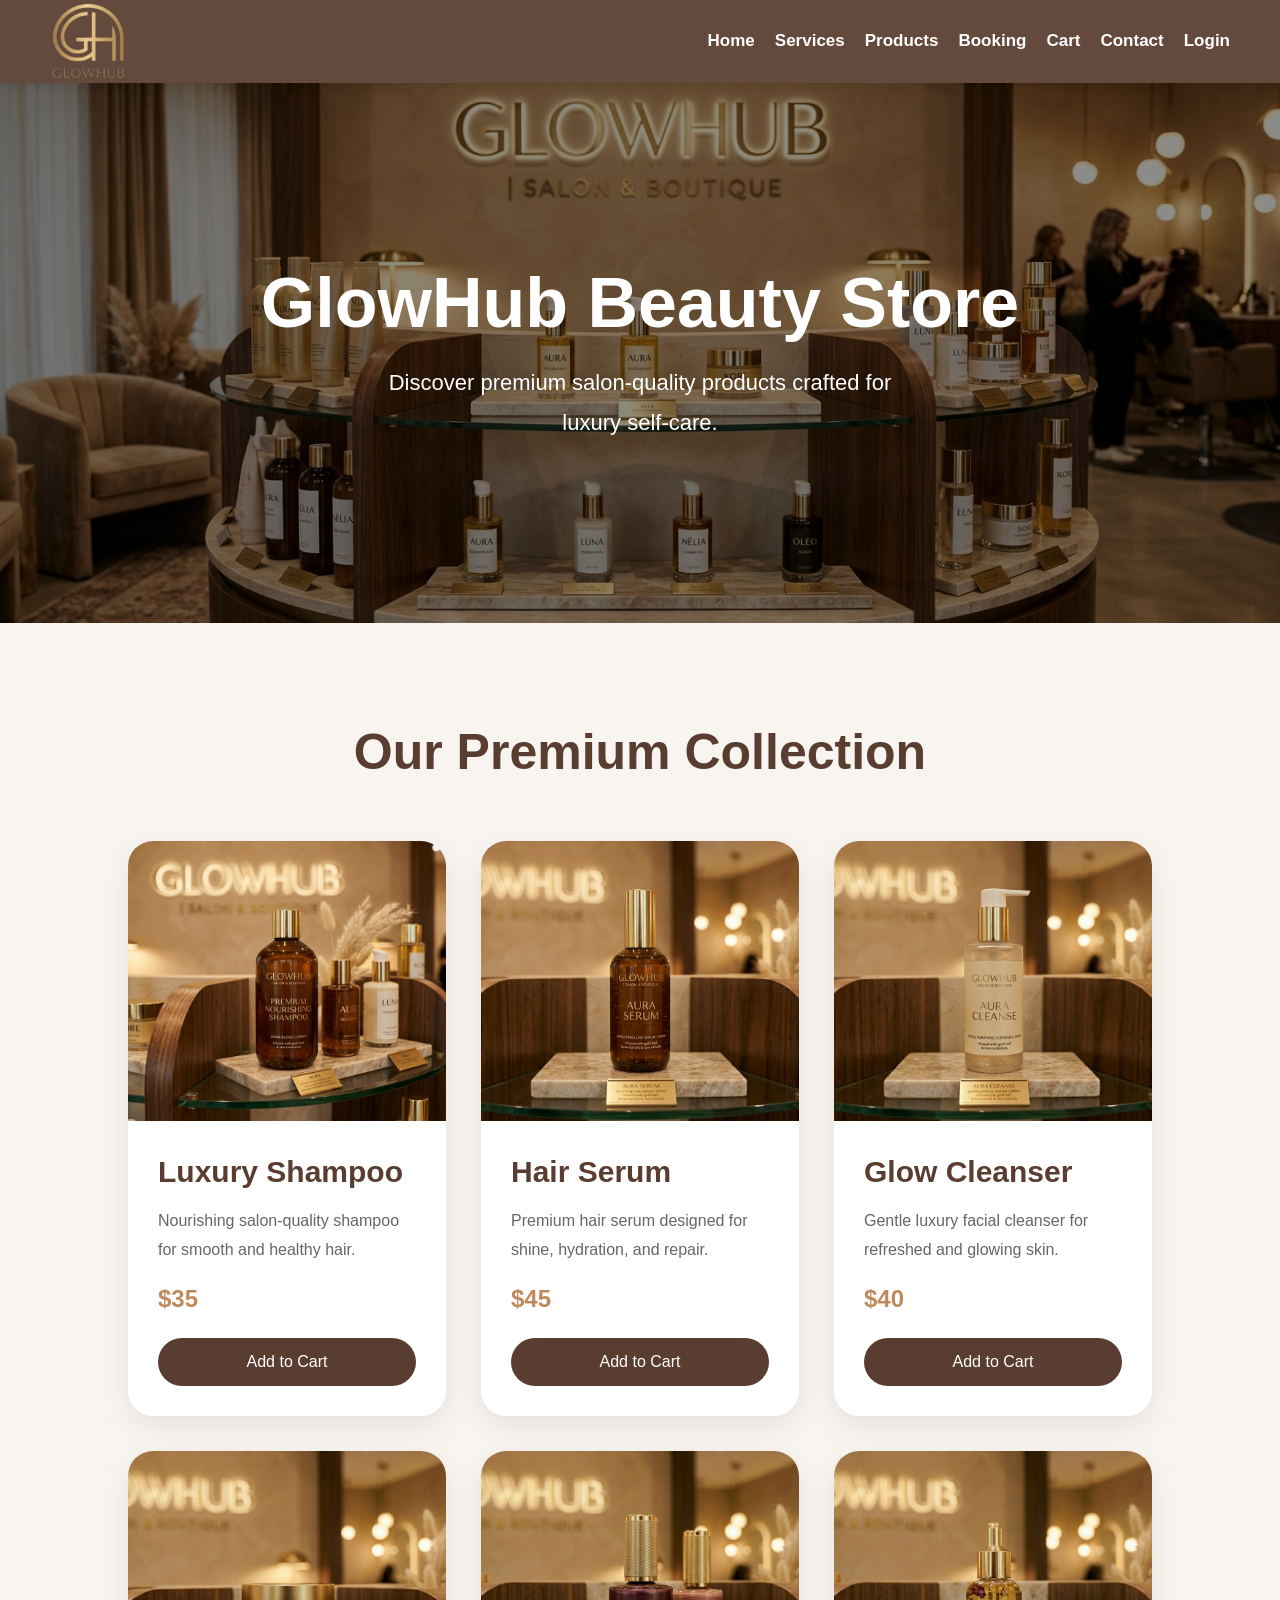
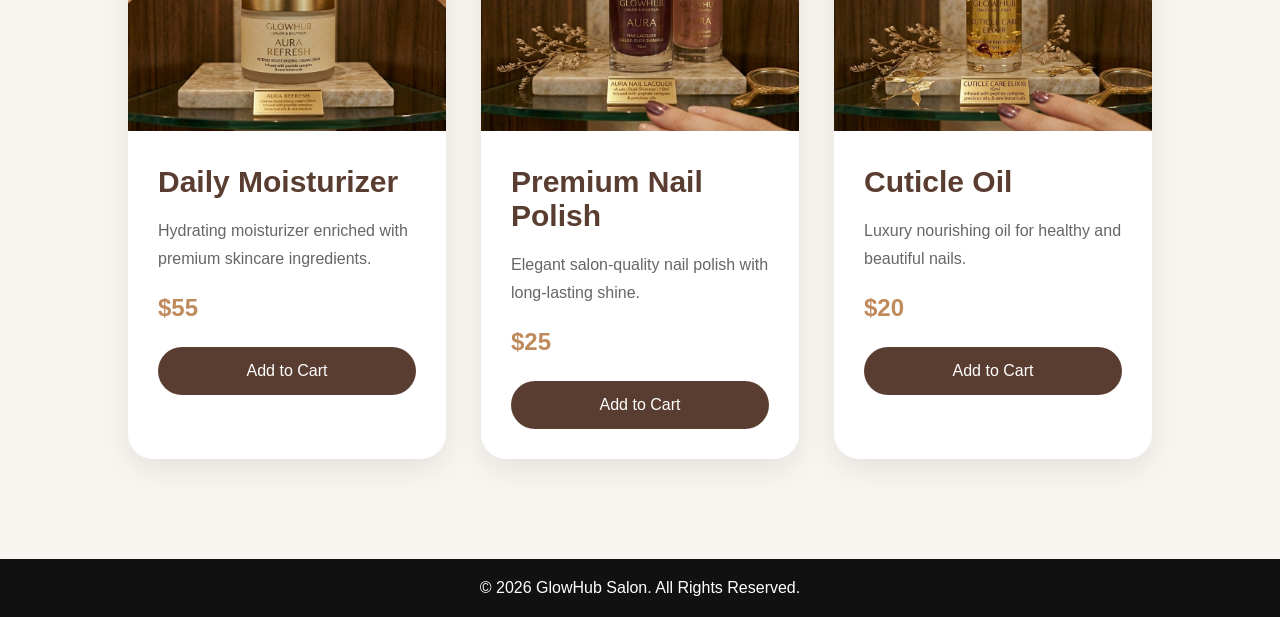
<file: products.html>
<!DOCTYPE html>
<html lang="en">

<head>

    <meta charset="UTF-8">
    <meta name="viewport" content="width=device-width, initial-scale=1.0">

    <title>Products | GlowHub</title>

    <link rel="stylesheet" href="css/style.css">

</head>

<body>

    <!-- NAVBAR -->

    <nav class="navbar">

        <div class="logo">
            <img src="images/logo.png" alt="GlowHub Logo">
        </div>

        <div class="menu-toggle" id="menu-toggle">
            ☰
        </div>

        <ul class="nav-links" id="nav-links">

            <li><a href="index.html">Home</a></li>
            <li><a href="services.html">Services</a></li>
            <li><a href="products.html">Products</a></li>
            <li><a href="booking.html">Booking</a></li>
            <li><a href="cart.html">Cart</a></li>
            <li><a href="contact.html">Contact</a></li>
            <li><a href="login.html">Login</a></li>

        </ul>

    </nav>


    <!-- HERO -->

    <section class="products-hero">

        <div class="products-hero-content">

            <h1>GlowHub Beauty Store</h1>

            <p>
                Discover premium salon-quality products crafted for luxury self-care.
            </p>

        </div>

    </section>


    <!-- PRODUCTS SECTION -->

    <section class="products-section">
        <h2 class="product-heading">Our Premium Collection</h2>

<div class="products-grid">

    <!-- PRODUCT 1 -->

    <div class="product-card">

        <img src="images/shampoo.png" alt="Luxury Shampoo">

        <div class="product-info">

            <h3>Luxury Shampoo</h3>

            <p>
                Nourishing salon-quality shampoo for smooth and healthy hair.
            </p>

            <span>$35</span>

            <button onclick="addToCart('Luxury Shampoo', 35)">
                Add to Cart
            </button>

        </div>

    </div>


    <!-- PRODUCT 2 -->

    <div class="product-card">

        <img src="images/serum.png" alt="Hair Serum">

        <div class="product-info">

            <h3>Hair Serum</h3>

            <p>
                Premium hair serum designed for shine, hydration, and repair.
            </p>

            <span>$45</span>

            <button onclick="addToCart('Hair Serum', 45)">
                Add to Cart
            </button>

        </div>

    </div>


    <!-- PRODUCT 3 -->

    <div class="product-card">

        <img src="images/cleanser.png" alt="Glow Cleanser">

        <div class="product-info">

            <h3>Glow Cleanser</h3>

            <p>
                Gentle luxury facial cleanser for refreshed and glowing skin.
            </p>

            <span>$40</span>

            <button onclick="addToCart('Glow Cleanser', 40)">
                Add to Cart
            </button>

        </div>

    </div>


    <!-- PRODUCT 4 -->

    <div class="product-card">

        <img src="images/cream.png" alt="Moisturizer">

        <div class="product-info">

            <h3>Daily Moisturizer</h3>

            <p>
                Hydrating moisturizer enriched with premium skincare ingredients.
            </p>

            <span>$55</span>

            <button onclick="addToCart('Daily Moisturizer', 55)">
                Add to Cart
            </button>

        </div>

    </div>


    <!-- PRODUCT 5 -->

    <div class="product-card">

        <img src="images/nailpaint.png" alt="Nail Polish">

        <div class="product-info">

            <h3>Premium Nail Polish</h3>

            <p>
                Elegant salon-quality nail polish with long-lasting shine.
            </p>

            <span>$25</span>

            <button onclick="addToCart('Premium Nail Polish', 25)">
                Add to Cart
            </button>

        </div>

    </div>


    <!-- PRODUCT 6 -->

    <div class="product-card">

        <img src="images/oil.png" alt="Cuticle Oil">

        <div class="product-info">

            <h3>Cuticle Oil</h3>

            <p>
                Luxury nourishing oil for healthy and beautiful nails.
            </p>

            <span>$20</span>

            <button onclick="addToCart('Cuticle Oil', 20)">
                Add to Cart
            </button>

        </div>

    </div>

</div>

    </section>


    <!-- FOOTER -->

    <footer class="footer">

        <p>© 2026 GlowHub Salon. All Rights Reserved.</p>

    </footer>

    <script src="js/script.js"></script>

</body>

</html>
</file>
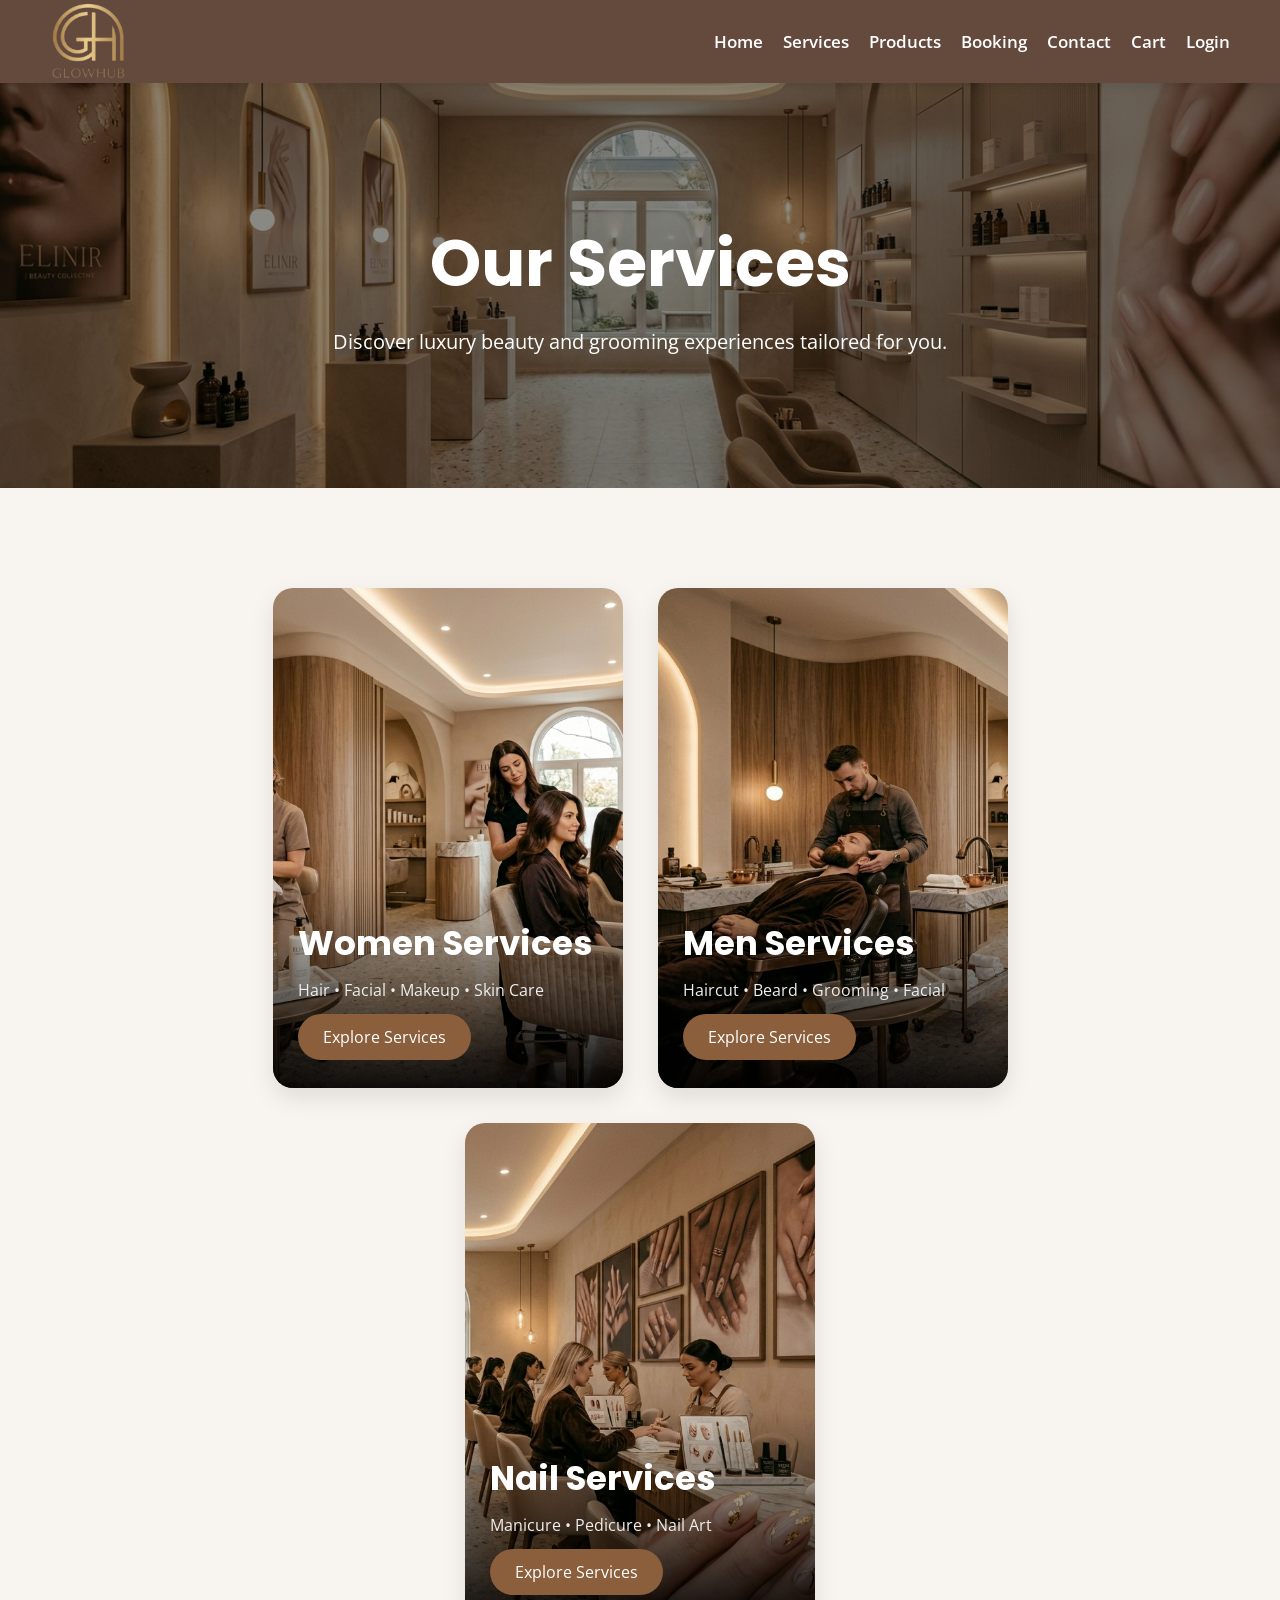
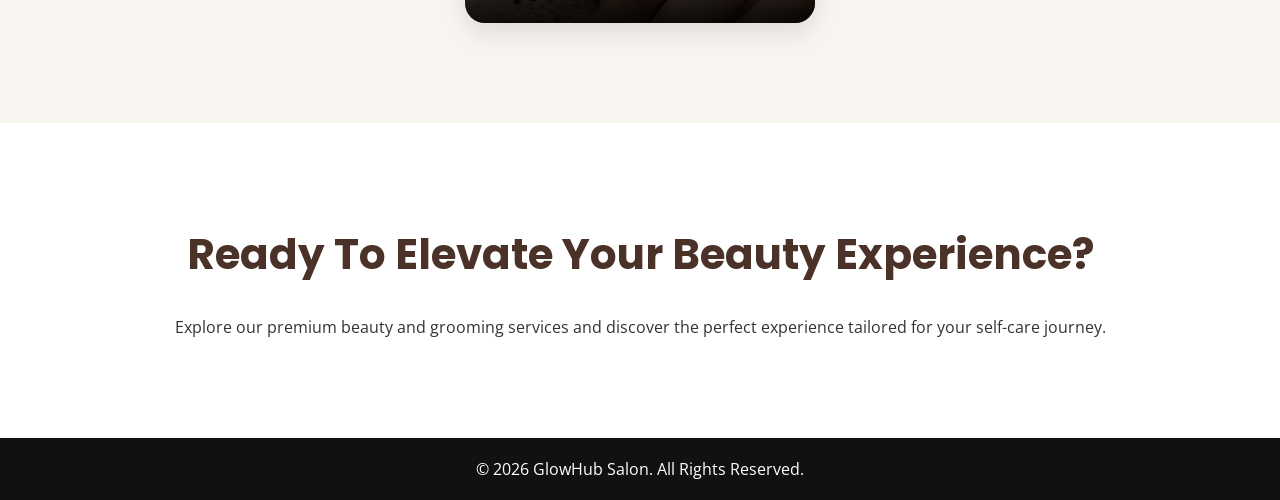
<file: services.html>
<!DOCTYPE html>
<html lang="en">
<head>
    <meta charset="UTF-8">
    <meta name="viewport" content="width=device-width, initial-scale=1.0">

    <title>GlowHub Services</title>

    <link rel="stylesheet" href="css/style.css">

    <link rel="stylesheet"
    href="https://cdnjs.cloudflare.com/ajax/libs/font-awesome/6.5.1/css/all.min.css">

    <link href="https://fonts.googleapis.com/css2?family=Open+Sans:wght@300;400;500;600&family=Poppins:wght@400;500;600;700&display=swap" rel="stylesheet">
</head>


  <body>

    <!-- NAVBAR -->

    <nav class="navbar">

        <div class="logo">
            <img src="images/logo.png" alt="GlowHub Logo">
        </div>

        <div class="menu-toggle" id="menu-toggle">
            ☰
        </div>

        <ul class="nav-links" id="nav-links">

            <li><a href="index.html">Home</a></li>
            <li><a href="services.html">Services</a></li>
            <li><a href="products.html">Products</a></li>
            <li><a href="booking.html">Booking</a></li>
            <li><a href="contact.html">Contact</a></li>
            
            <li><a href="cart.html">Cart</a></li>
            <li><a href="login.html">Login</a></li>

        </ul>

    </nav>


    <!-- HERO -->

    <section class="services-page-hero">

        <div class="services-page-content">

            <h1>Our Services</h1>

            <p>
                Discover luxury beauty and grooming experiences tailored for you.
            </p>

        </div>

    </section>


    <!-- SERVICE CATEGORIES -->

    <section class="service-categories">

        <div class="category-card">

            <img src="images/image5.png" alt="Women Services">

            <div class="category-overlay">

                <h2>Women Services</h2>

                <p>
                    Hair • Facial • Makeup • Skin Care
                </p>

                <a href="women-services.html">
                    Explore Services
                </a>

            </div>

        </div>


        <div class="category-card">

            <img src="images/image7.png" alt="Men Services">

            <div class="category-overlay">

                <h2>Men Services</h2>

                <p>
                    Haircut • Beard • Grooming • Facial
                </p>

                <a href="men-services.html">
                    Explore Services
                </a>

            </div>

        </div>


        <div class="category-card">

            <img src="images/image8.png" alt="Nail Services">

            <div class="category-overlay">

                <h2>Nail Services</h2>

                <p>
                    Manicure • Pedicure • Nail Art
                </p>

                <a href="nail-services.html">
                    Explore Services
                </a>

            </div>

        </div>

    </section>


    <!-- CTA -->

    
<section class="services-cta">

    <h2>Ready To Elevate Your Beauty Experience?</h2>

    <p>
        Explore our premium beauty and grooming services and discover the perfect experience tailored for your self-care journey.
    </p>

</section>




    <!-- FOOTER -->

    <footer class="footer">

        <p>© 2026 GlowHub Salon. All Rights Reserved.</p>

    </footer>


    <script src="js/script.js"></script>

</body>

   

    <script src="js/script.js"></script>

</body>
</html>
</file>
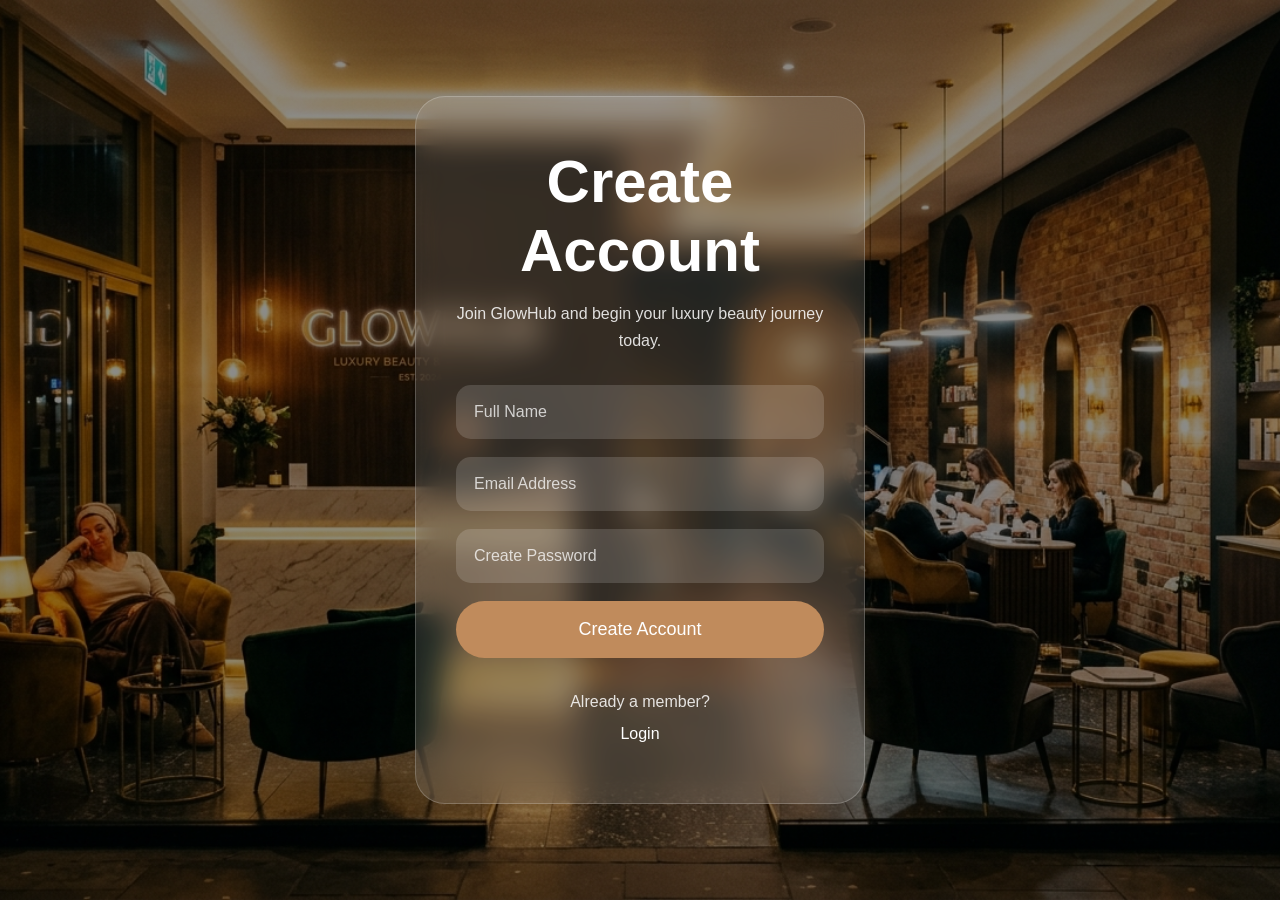
<file: signup.html>
<!DOCTYPE html>
<html lang="en">

<head>

    <meta charset="UTF-8">
    <meta name="viewport" content="width=device-width, initial-scale=1.0">

    <title>Create Account | GlowHub</title>

    <link rel="stylesheet" href="css/style.css">

</head>

<body>

    <section class="modern-login">

        <div class="login-card">

            <h1>Create Account</h1>

            <p>
                Join GlowHub and begin your luxury beauty journey today.
            </p>

            <form id="signupForm">

                <input
type="text"
id="signupName"
placeholder="Full Name"
required>

               <input
type="email"
id="signupEmail"
placeholder="Email Address"
required>

                <input
type="password"
id="signupPassword"
placeholder="Create Password"
required>

                

                <button type="submit" class="login-btn">
                    Create Account
                </button>

            </form>

            <div class="login-links">

                <div class="member-option">

                    <p>
                        Already a member?
                    </p>

                    <a href="login.html">
                        Login
                    </a>

                </div>

            </div>

        </div>

    </section>

    <script src="js/script.js"></script>

</body>

</html>
</file>
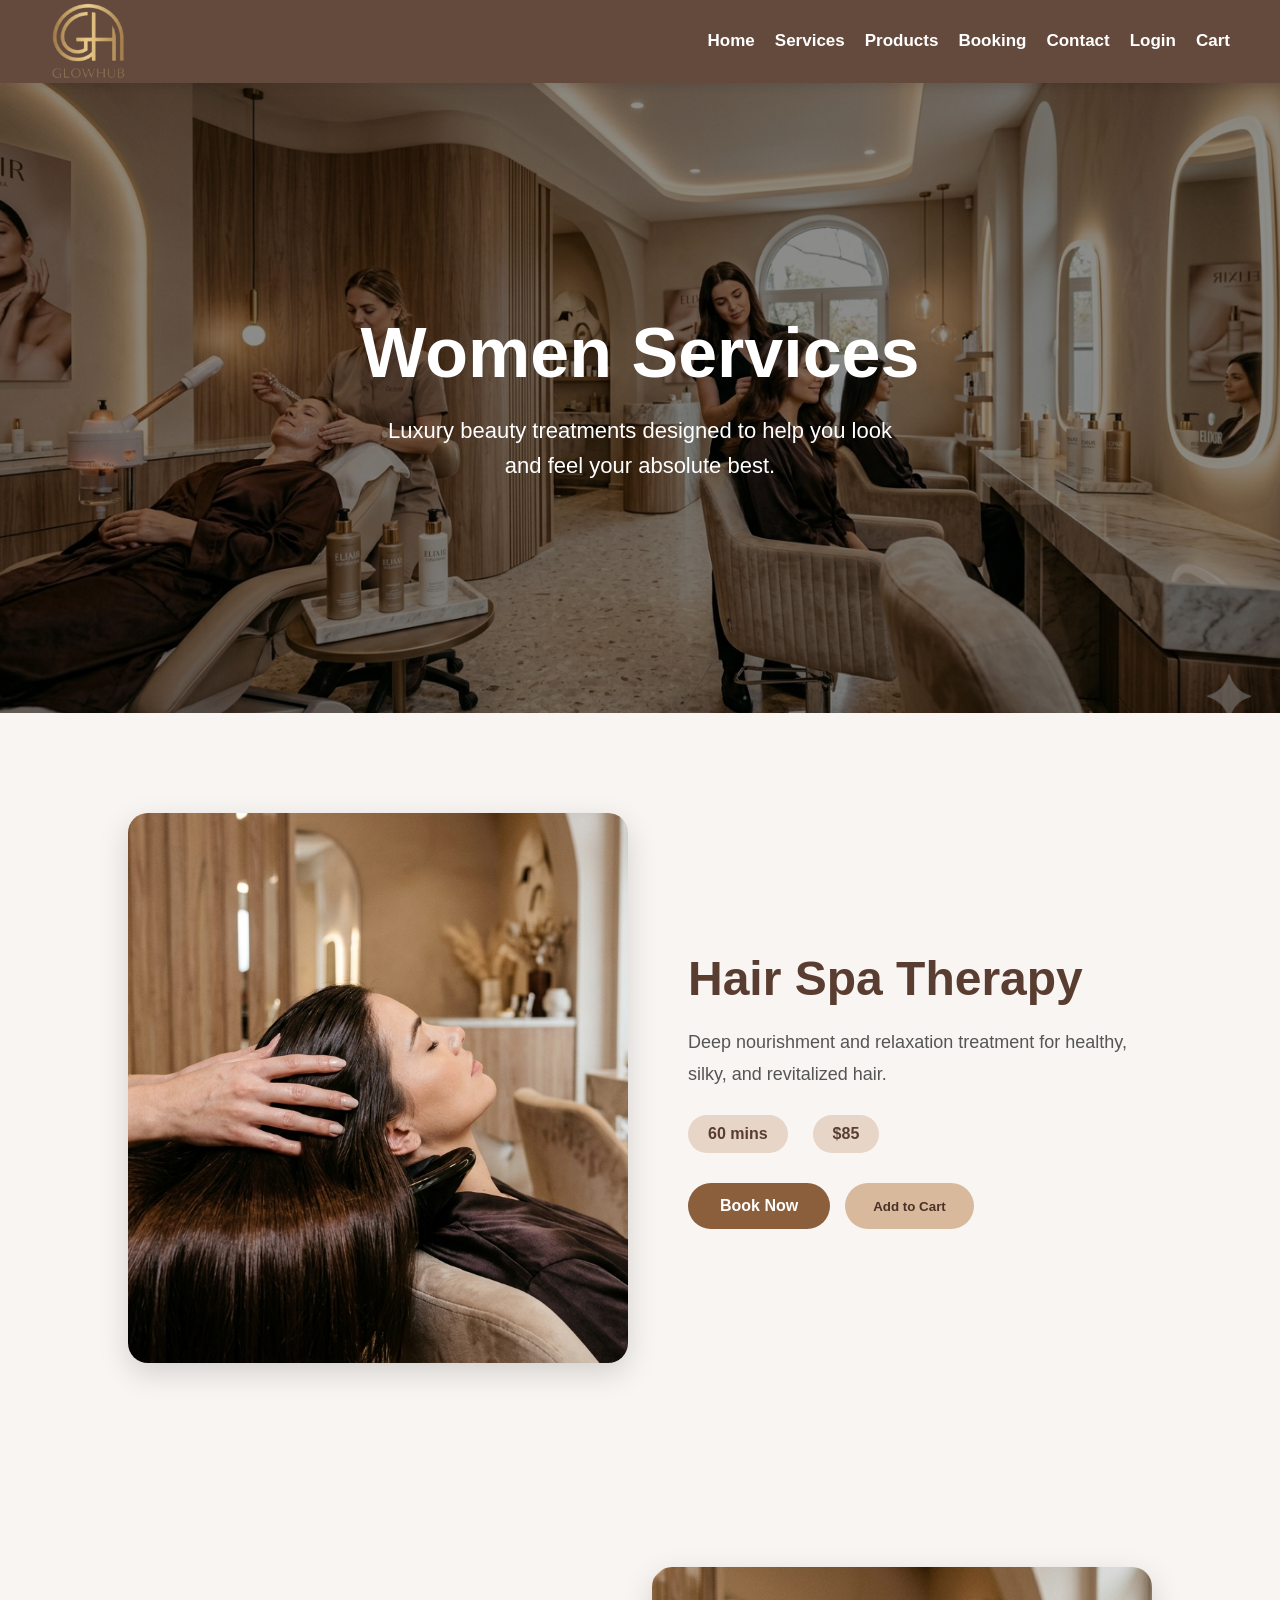
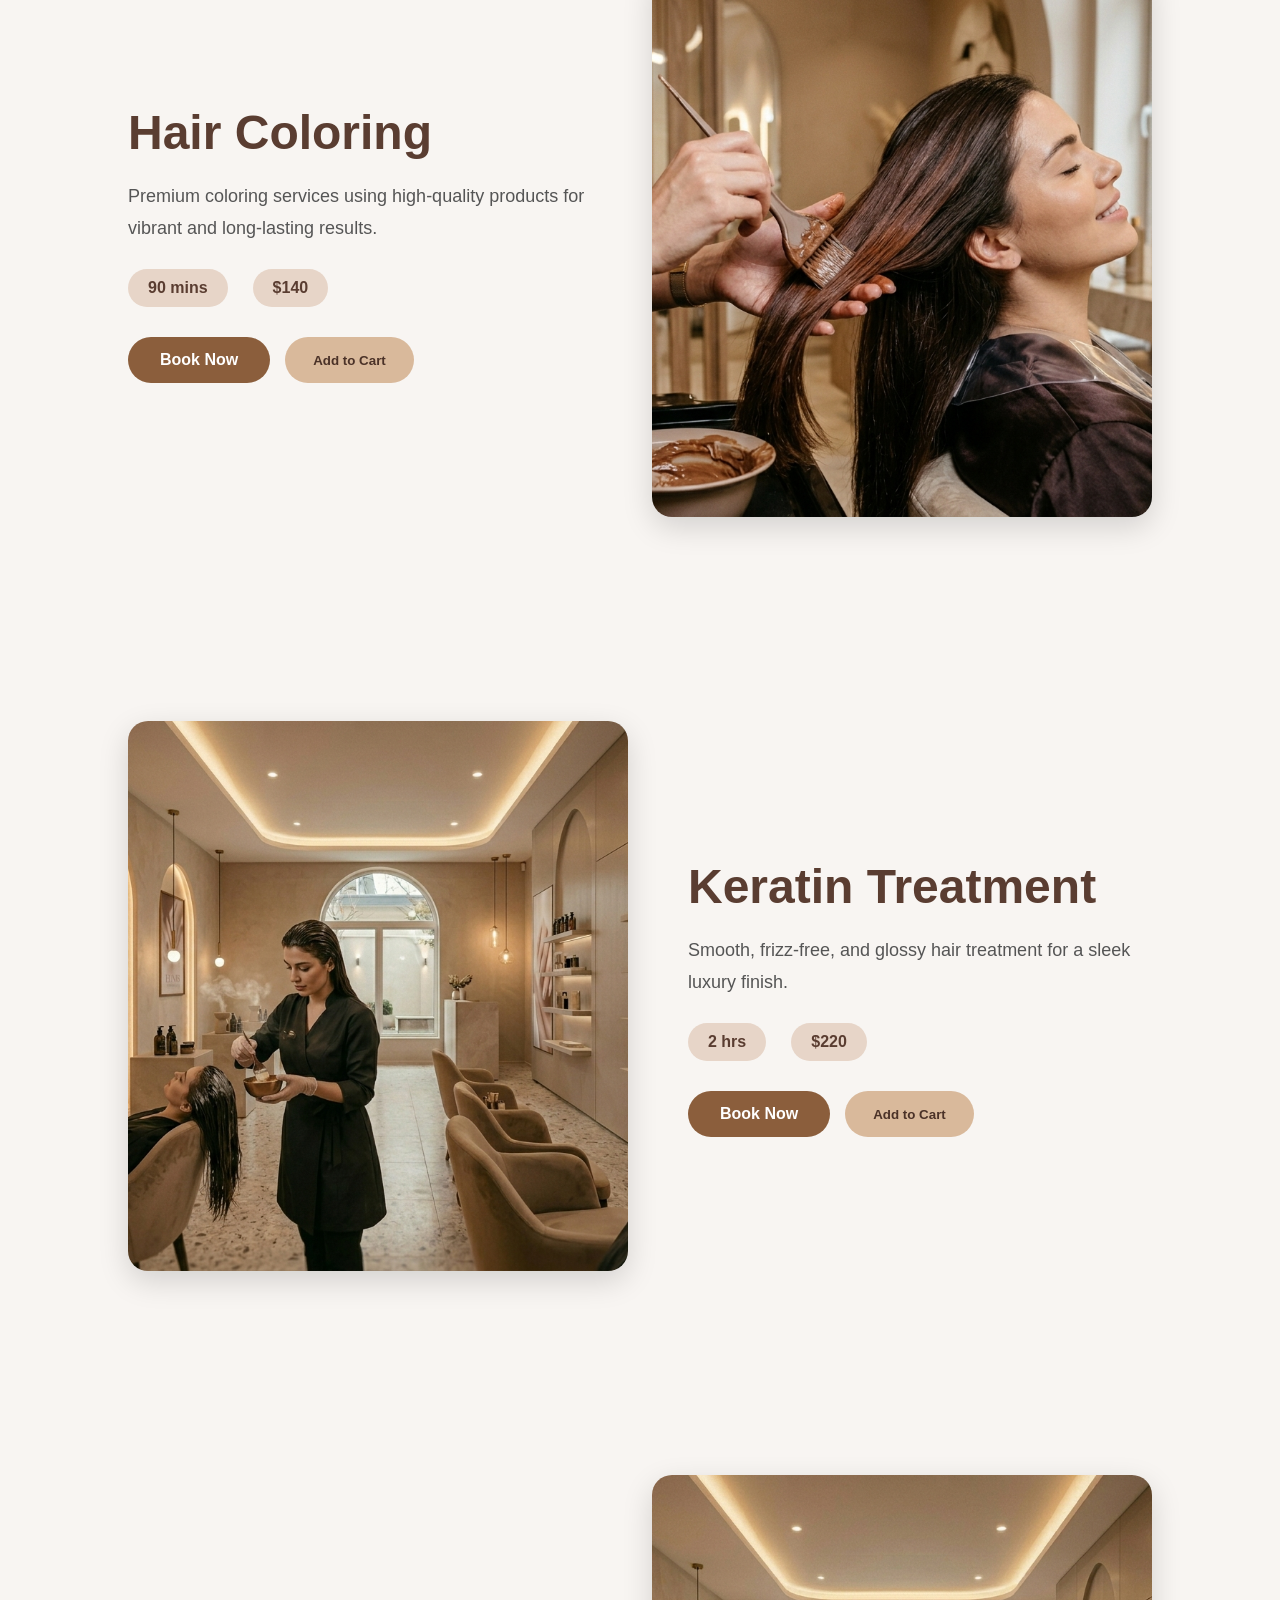
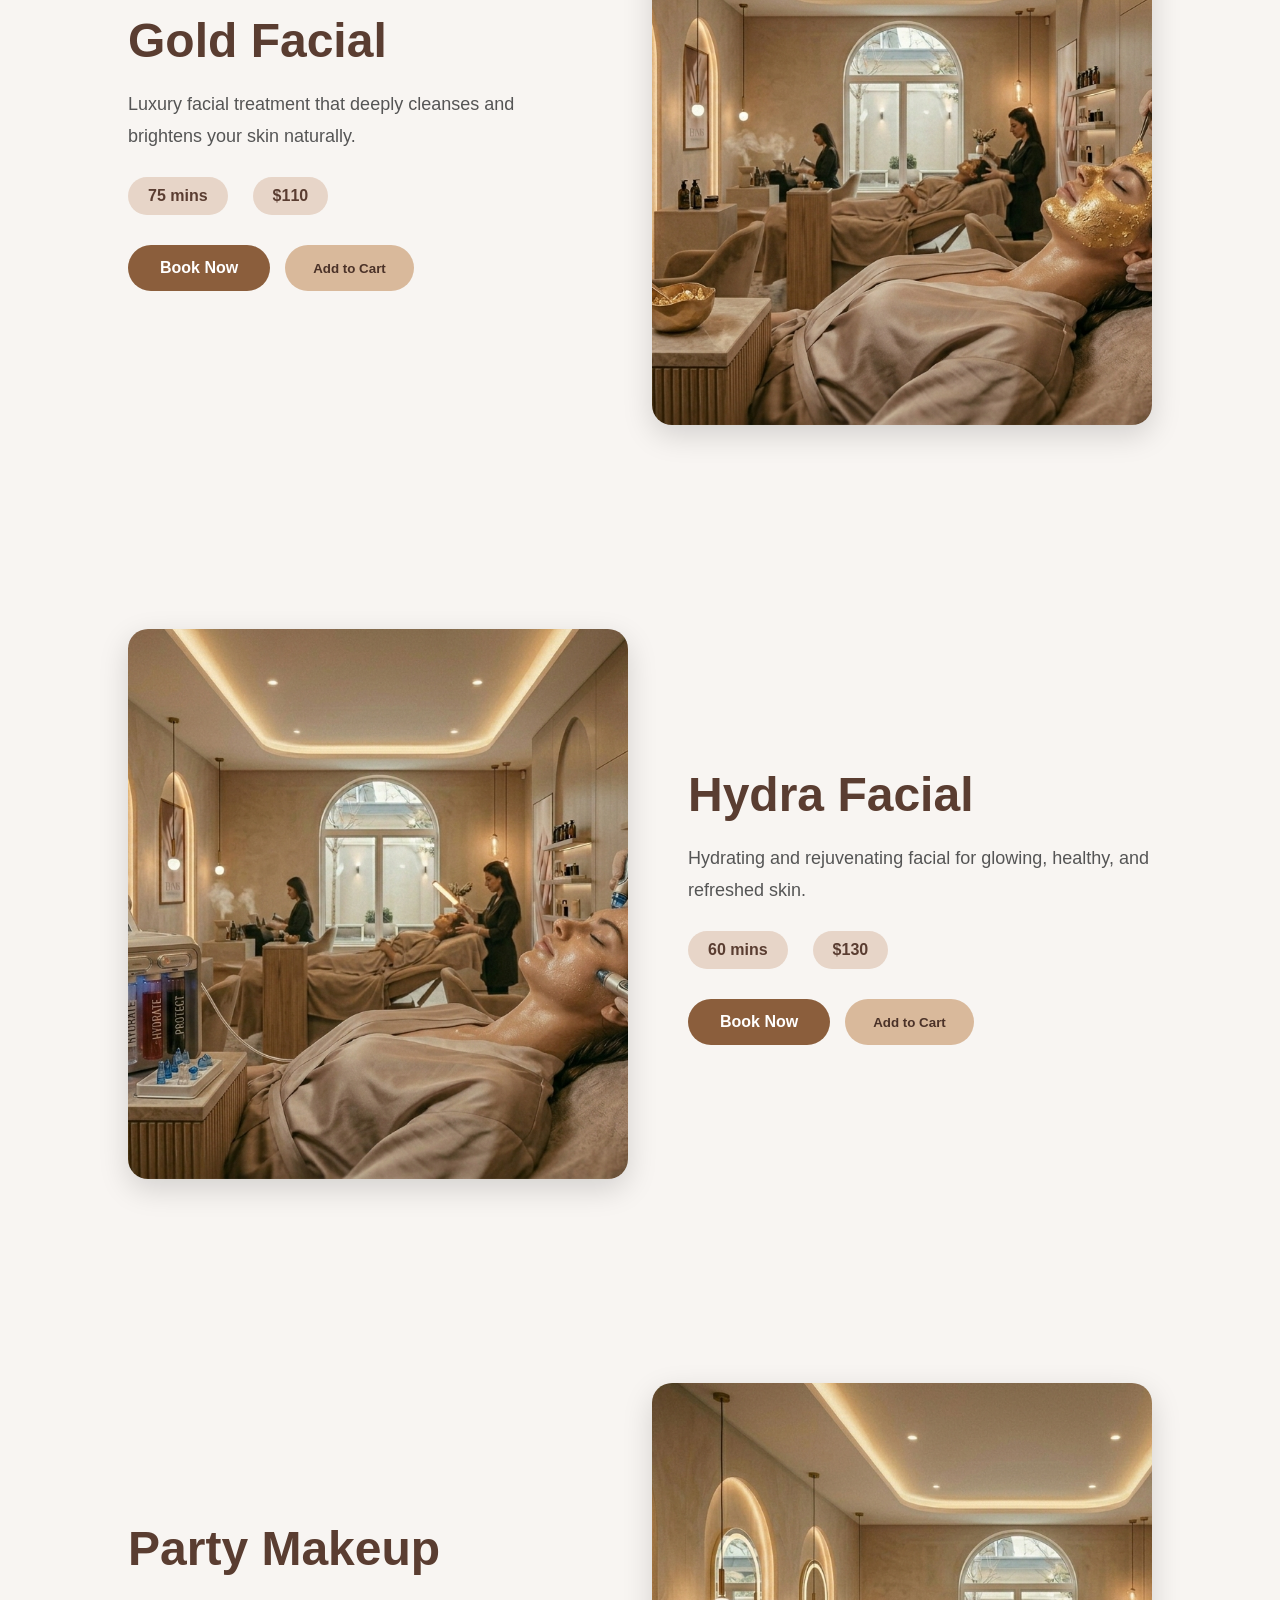
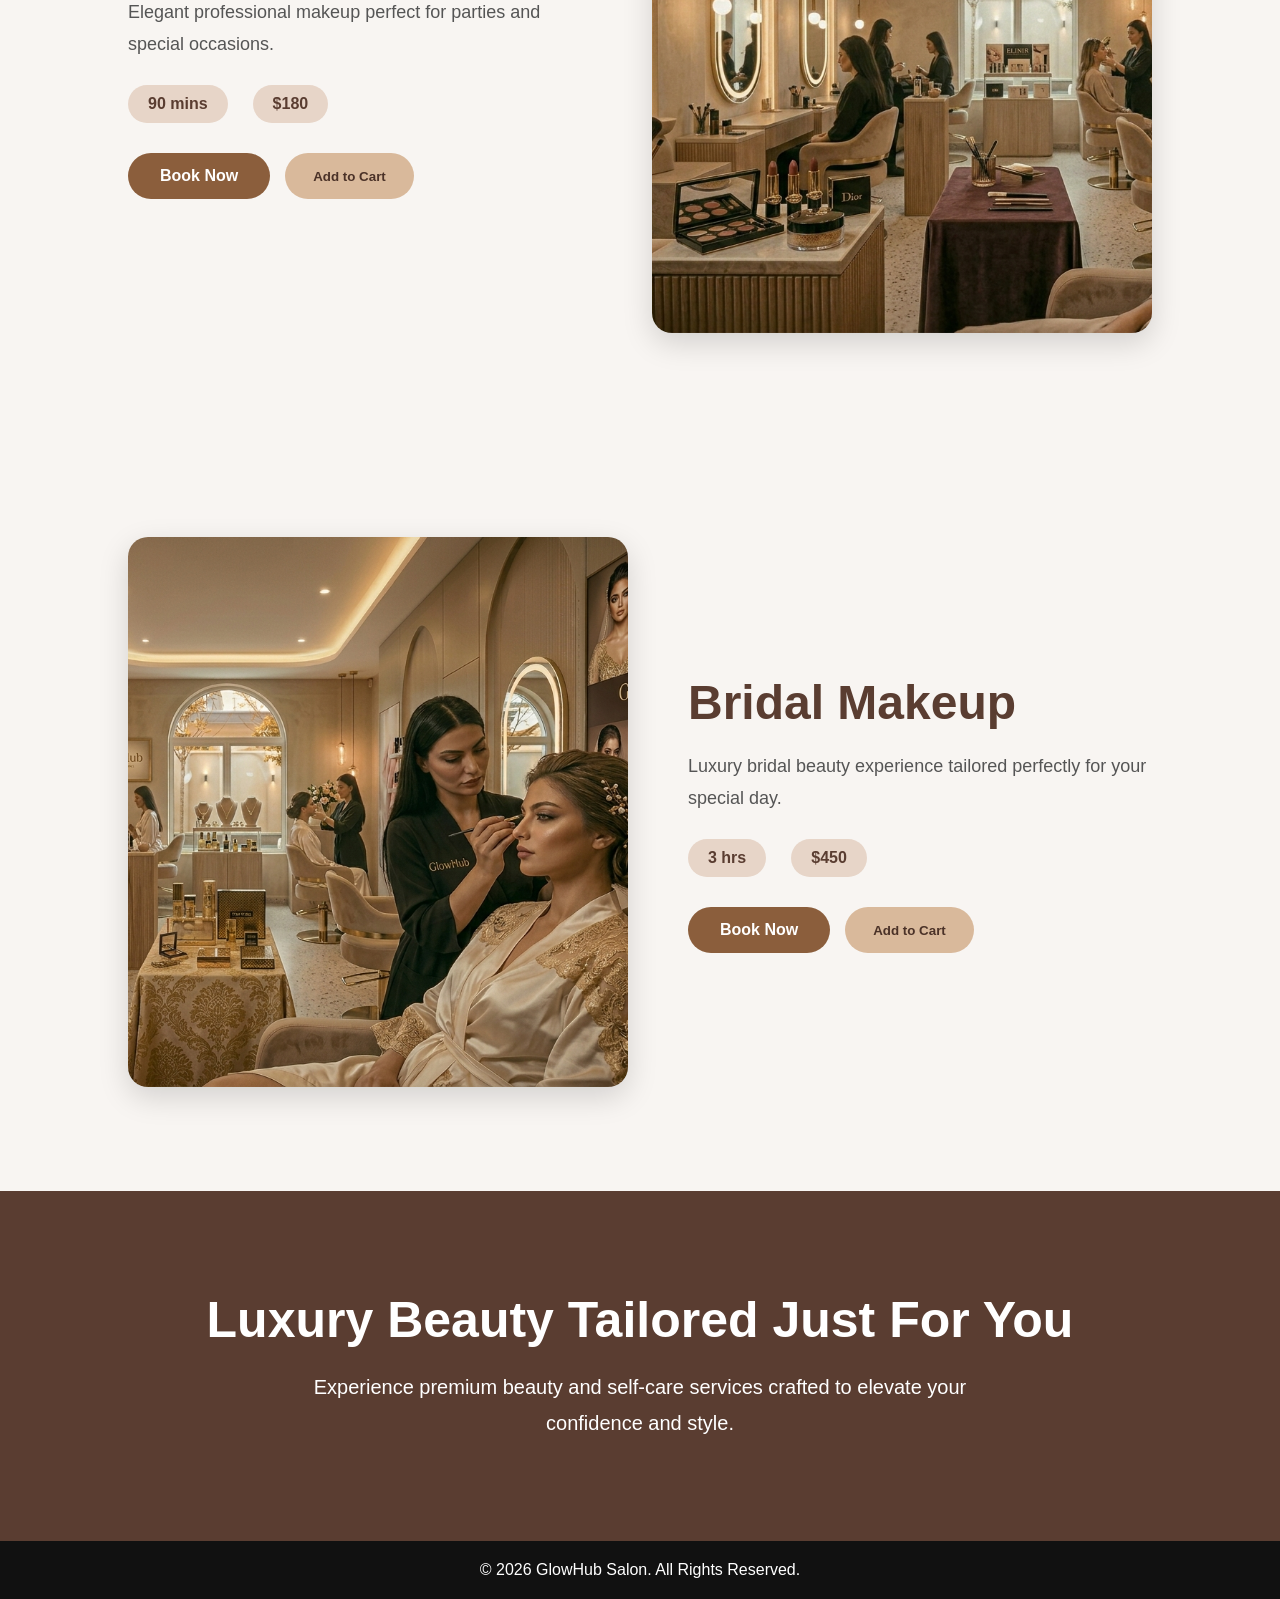
<file: women-services.html>
<!DOCTYPE html>
<html lang="en">

<head>

    <meta charset="UTF-8">
    <meta name="viewport" content="width=device-width, initial-scale=1.0">

    <title>Women Services | GlowHub Salon</title>

    <link rel="stylesheet" href="css/style.css">

</head>

<body>

    <!-- NAVBAR -->

    <nav class="navbar">

        <div class="logo">
            <img src="images/logo.png" alt="GlowHub Logo">
        </div>

        <div class="menu-toggle" id="menu-toggle">
            ☰
        </div>

        <ul class="nav-links" id="nav-links">

            <li><a href="index.html">Home</a></li>
            <li><a href="services.html">Services</a></li>
            <li><a href="products.html">Products</a></li>
            <li><a href="booking.html">Booking</a></li>
            <li><a href="contact.html">Contact</a></li>
            <li><a href="login.html">Login</a></li>
            <li><a href="cart.html">Cart</a></li>

        </ul>

    </nav>


    <!-- HERO SECTION -->

    <section class="women-hero">

        <div class="women-hero-content">

            <h1>Women Services</h1>

            <p>
                Luxury beauty treatments designed to help you look and feel your absolute best.
            </p>

        </div>

    </section>


    <!-- HAIR SPA -->

    <section class="service-detail">

        <div class="service-image">

            <img src="images/image3.png" alt="Hair Spa Therapy">

        </div>

        <div class="service-text">

            <h2>Hair Spa Therapy</h2>

            <p>
                Deep nourishment and relaxation treatment for healthy,
                silky, and revitalized hair.
            </p>

            <div class="service-info">

                <span>60 mins</span>
                <span>$85</span>

            </div>

           <div class="service-buttons">

    <a href="booking.html">Book Now</a>

    <button onclick="addToCart('Hair Spa Therapy', 85)"
class="service-cart-btn">
Add to Cart
</button>

</div>

        </div>

    </section>


    <!-- HAIR COLORING -->

    <section class="service-detail reverse">

        <div class="service-image">

            <img src="images/image4.png" alt="Hair Coloring">

        </div>

        <div class="service-text">

            <h2>Hair Coloring</h2>

            <p>
                Premium coloring services using high-quality products
                for vibrant and long-lasting results.
            </p>

            <div class="service-info">

                <span>90 mins</span>
                <span>$140</span>

            </div>

            <div class="service-buttons">

    <a href="booking.html">Book Now</a>

   <button onclick="addToCart('Hair Coloring', 140)"
class="service-cart-btn">
Add to Cart
</button>

</div>

        </div>

    </section>


    <!-- KERATIN -->

    <section class="service-detail">

        <div class="service-image">

            <img src="images/imag10.png" alt="Keratin Treatment">

        </div>

        <div class="service-text">

            <h2>Keratin Treatment</h2>

            <p>
                Smooth, frizz-free, and glossy hair treatment
                for a sleek luxury finish.
            </p>

            <div class="service-info">

                <span>2 hrs</span>
                <span>$220</span>

            </div>

            <div class="service-buttons">

    <a href="booking.html">Book Now</a>

    <button onclick="addToCart('Keratin Treatment', 220)"
class="service-cart-btn">
Add to Cart
</button>

</div>

        </div>

    </section>


    <!-- GOLD FACIAL -->

    <section class="service-detail reverse">

        <div class="service-image">

            <img src="images/imag11.png" alt="Gold Facial">

        </div>

        <div class="service-text">

            <h2>Gold Facial</h2>

            <p>
                Luxury facial treatment that deeply cleanses and
                brightens your skin naturally.
            </p>

            <div class="service-info">

                <span>75 mins</span>
                <span>$110</span>

            </div>

            <div class="service-buttons">

    <a href="booking.html">Book Now</a>

    <button onclick="addToCart('Gold Facial', 110)"
class="service-cart-btn">
Add to Cart
</button>

</div>

        </div>

    </section>


    <!-- HYDRA FACIAL -->

    <section class="service-detail">

        <div class="service-image">

            <img src="images/imag12.png" alt="Hydra Facial">

        </div>

        <div class="service-text">

            <h2>Hydra Facial</h2>

            <p>
                Hydrating and rejuvenating facial for glowing,
                healthy, and refreshed skin.
            </p>

            <div class="service-info">

                <span>60 mins</span>
                <span>$130</span>

            </div>

            <div class="service-buttons">

    <a href="booking.html">Book Now</a>

    <button onclick="addToCart('Hydra Facial', 160)"
class="service-cart-btn">
Add to Cart
</button>

</div>
        </div>

    </section>


    <!-- PARTY MAKEUP -->

    <section class="service-detail reverse">

        <div class="service-image">

            <img src="images/imag13.png" alt="Party Makeup">

        </div>

        <div class="service-text">

            <h2>Party Makeup</h2>

            <p>
                Elegant professional makeup perfect for parties
                and special occasions.
            </p>

            <div class="service-info">

                <span>90 mins</span>
                <span>$180</span>

            </div>

            <div class="service-buttons">

    <a href="booking.html">Book Now</a>

    <button onclick="addToCart('Party Makeup', 180)"
class="service-cart-btn">
Add to Cart
</button>

</div>

        </div>

    </section>


    <!-- BRIDAL MAKEUP -->

    <section class="service-detail">

        <div class="service-image">

            <img src="images/imag14.png" alt="Bridal Makeup">

        </div>

        <div class="service-text">

            <h2>Bridal Makeup</h2>

            <p>
                Luxury bridal beauty experience tailored perfectly
                for your special day.
            </p>

            <div class="service-info">

                <span>3 hrs</span>
                <span>$450</span>

            </div>

            <div class="service-buttons">

    <a href="booking.html">Book Now</a>

   <button onclick="addToCart('Bridal Makeup', 450)"
class="service-cart-btn">
Add to Cart
</button>

</div>

        </div>

    </section>


    <!-- CTA -->

    <section class="women-cta">

        <h2>Luxury Beauty Tailored Just For You</h2>

        <p>
            Experience premium beauty and self-care services
            crafted to elevate your confidence and style.
        </p>

    </section>


    <!-- FOOTER -->

    <footer class="footer">

        <p>© 2026 GlowHub Salon. All Rights Reserved.</p>

    </footer>


    <script src="js/script.js"></script>

</body>

</html>
</file>
<file: css/style.css>
*{
    margin: 0;
    padding: 0;
    box-sizing: border-box;
}

body{
    font-family: 'Poppins', sans-serif;
    background-color: #fff;
    color: #333;
}
body{
    font-family: 'Open Sans', sans-serif;
}

h1,h2,h3{
    font-family: 'Poppins', sans-serif;
}


/* NAVBAR */

.navbar{
    display: flex;
    justify-content: space-between;
    align-items: center;

    padding: 2px 50px;

    background-color: rgba(92, 64, 51, 0.95);

    position: sticky;
    top: 0;
    z-index: 1000;
    box-shadow: 0 2px 10px rgba(0,0,0,0.1);
    box-shadow: 0 2px 10px rgba(0,0,0,0.1);
}
nav {
  position: sticky;
  top: 0;
  z-index: 1000;
  background-color: #4b2e2e;
}

.logo img{
    width: 75px;
    height: auto;
    display: block;
}

.nav-links{
    display: flex;
    list-style: none;
}

.nav-links li{
    margin-left: 20px;
}


.nav-links a{
    text-decoration: none;
    color: #fff;

    font-weight: 600;
    font-size: 17px;

    transition: 0.3s;
}

.nav-links a:hover{
    color: #d6b89c;
}

html{
    scroll-behavior: smooth;
}
/* HERO SECTION */

.hero{
    height: 90vh;
    background: linear-gradient(rgba(0,0,0,0.4), rgba(0,0,0,0.4)),
    url('../images/main.jpg');

    background-size: cover;
    background-position: center;

    display: flex;
    justify-content: center;
    align-items: center;

    text-align: center;
    color: white;
    margin-bottom: 40px;
}
.hero-content{
    max-width: 1000px;
    margin: auto;
}

.hero-content h1{
    font-size: 60px;
    margin-bottom: 20px;
}

.hero-content p{
    font-size: 20px;
    margin-bottom: 30px;
}

.btn{
    padding: 14px 30px;
    background-color: #7f5539;
    color: #111;
    text-decoration: none;
    border-radius: 30px;
    font-weight: 600;
    transition: 0.3s;
}

.btn:hover{
    background-color: white;
}
.btn:hover{
    background-color: #d6b89c;
    transform: scale(1.05);
    transition: 0.3s ease;
}
.about-icon i{
    font-size: 40px;
    color: #9c6644;
    margin-bottom: 20px;
}

.about-line{
    width: 80px;
    height: 3px;
    background: #9c6644;
    margin: 20px auto 30px;
    border-radius: 10px;
}
.about{
    background: linear-gradient(to bottom, #f8f5f1, #f3ece6);
}

/* SPECIAL OFFERS */
/* OFFERS HEADING */

.offers-heading{
    text-align: center !important;

    margin-bottom: 30px;
}
.offers{
    padding: 80px 10%;
    margin-top: 40px;
    padding-bottom: 100px;
}

.offers-heading span{
    display: block;

    color: #c08b5c;

    text-transform: uppercase;

    letter-spacing: 3px;

    font-size: 14px;

    font-weight: 600;

    margin-bottom: 10px;
}

.offers-heading h2{
    font-size: 58px;

    color: #5a3d31;

    margin-bottom: 15px;
}

.offers-heading p{
    width: 60%;

    margin: auto;

    color: #666;

    line-height: 1.8;

    font-size: 18px;
}

.offers-section{
    padding: 80px 10% 40px;
    background: #f8f5f1;
}

.offers-container{
    display: flex;
    justify-content: center;
    gap: 30px;
    flex-wrap: wrap;

    margin-top: 20px;
}

.offer-card{
    background: white;
    width: 320px;

    padding: 40px 30px;

    border-radius: 25px;

    box-shadow: 0 10px 30px rgba(0,0,0,0.08);

    transition: 0.3s ease;
}

.offer-card:hover{
    transform: translateY(-10px);
}

.offer-card h3{
    color: #5a3d31;
    margin-bottom: 20px;
}

.offer-card p{
    color: #666;
    line-height: 1.8;
}

/* STAFF SECTION */

.staff-section{
    margin-top: 70px;
}

.staff-section h3{
    text-align: center;

    font-size: 42px;

    color: #5a3d31;

    margin-bottom: 50px;
}

.staff-container{
    display: flex;
    justify-content: center;

    gap: 30px;

    flex-wrap: wrap;
}

.staff-card{
    background: white;

    width: 280px;

    padding: 40px 25px;

    border-radius: 25px;

    text-align: center;

    box-shadow: 0 10px 30px rgba(0,0,0,0.08);

    transition: 0.3s ease;
}

.staff-card:hover{
    transform: translateY(-10px);
}

.staff-card img{
    width: 130px;
    height: 130px;
    border-radius: 50%;
    object-fit: cover;
    margin-bottom: 20px;
    border: 4px solid #c58b5a;
}
.staff-card{
    transition: 0.3s ease;
}

.staff-card:hover{
    transform: translateY(-8px);
}

.staff-card h4{
    color: #5a3d31;

    margin-bottom: 10px;
}

.staff-card p{
    color: #777;
}

/* SERVICES */

.services{
    padding: 80px 10%;
}

.services h2{
    font-size: 40px;
    margin-bottom: 50px;
}

.service-container{
    display: flex;
    justify-content: center;
    gap: 25px;
    flex-wrap: wrap;
}

.service-card{
    background-color: #f5ede3;
    padding: 30px;
    width: 250px;
    border-radius: 15px;

    transition: 0.4s ease;
    cursor: pointer;

    border: 1px solid transparent;
}
.service-card i{
    font-size: 45px;
    color: #7f5539;

    margin-bottom: 20px;

    transition: 0.3s ease;
}
.service-card:hover i{
    transform: scale(1.1);
    color: #9c6644;
}
.service-card:hover{
    transform: translateY(-10px);

    box-shadow: 0 12px 30px rgba(0,0,0,0.12);

    background-color: #efe4d8;

    border: 1px solid #d6b89c;
}


.service-card h3{
    margin-bottom: 15px;
}

/* FOOTER */

footer{
    background-color: #111;
    color: white;
    text-align: center;
    padding: 20px;
}
.menu-toggle{
    display: none;
}

.about{
    padding: 100px 10%;
    background: #f8f5f1;
    text-align: center;
}

.about h2{
    font-size: 42px;
    margin-bottom: 20px;
    color: #4b3228;
}

.about p{
    max-width: 800px;
    margin: auto;
    font-size: 18px;
    line-height: 1.8;
    color: #555;
}
.why-choose{
    padding: 100px 10%;
    background: #ffffff;
    text-align: center;
}

.why-choose h2{
    font-size: 42px;
    margin-bottom: 50px;
    color: #4b3228;
}

.choose-container{
    display: flex;
    justify-content: center;
    gap: 30px;
    flex-wrap: wrap;
}

.choose-card{
    background: #f5eee8;
    padding: 35px;
    border-radius: 15px;
    width: 250px;
    transition: 0.3s ease;
    box-shadow: 0 4px 15px rgba(0,0,0,0.08);
}

.choose-card:hover{
    transform: translateY(-10px);
    background: #e7d6c8;
}

.choose-card h3{
    margin-bottom: 15px;
    color: #4b3228;
}

.choose-card p{
    color: #555;
    line-height: 1.6;
}
.testimonials{

    padding: 80px 10%;
    margin-top: 80px;

    background: #f8f5f1;
    text-align: center;
}

.testimonials h2{
    font-size: 42px;
    margin-bottom: 50px;
    color: #4b3228;
}

.testimonial-container{
    display: flex;
    justify-content: center;
    gap: 30px;
    flex-wrap: wrap;
}

.testimonial-card{
    background: white;
    padding: 30px;
    border-radius: 15px;
    width: 300px;
    box-shadow: 0 4px 15px rgba(0,0,0,0.08);
    transition: 0.3s ease;
}

.testimonial-card:hover{
    transform: translateY(-10px);
}

.testimonial-card p{
    font-style: italic;
    color: #555;
    line-height: 1.7;
    margin-bottom: 20px;
}

.testimonial-card h4{
    color: #4b3228;
}
/* MOBILE MENU */

@media(max-width:768px){

   /* HAMBURGER */
   .menu-toggle{
      display:block;
          color: #f5e6d3;

   }

   .nav-links{
      display:none;
      flex-direction:column;
      position:absolute;
      top:70px;
      right:20px;
      background:#6b4b3e;
      width:220px;
      padding:20px;
      border-radius:12px;
      gap:15px;
   }

   .nav-links.active{
      display:flex;
   }

   /* LOGO */
   .logo img{
      width:70px;
   }
   .hero-content{
    margin-top: 120px;
}

   /* HERO TEXT */
   .hero-content h1{
      font-size:38px;
      line-height:1.2;
      text-align:center;
      padding:0 15px;
   }

   .hero-content p{
      font-size:18px;
      text-align:center;
      padding:0 20px;
   }

   /* SERVICES */
   .service-container{
      flex-direction:column;
      align-items:center;
   }

   .service-card{
      width:85%;
   }
}


/* SERVICES HERO */
.services{
    padding: 80px 10%;
    text-align: center;
}
.services-page-hero{
    height: 45vh;

    background:
    linear-gradient(rgba(0,0,0,0.45),
    rgba(0,0,0,0.45)),
    url('../images/image9.png');

    background-size: cover;
    background-position: center;

    display: flex;
    justify-content: center;
    align-items: center;

    text-align: center;
}

.services-page-content h1{
    color: white;
    font-size: 65px;
    margin-bottom: 15px;
}

.services-page-content p{
    color: white;
    font-size: 20px;
}


/* CATEGORY SECTION */

.service-categories{
    padding: 100px 10%;

    display: flex;
    justify-content: center;
    gap: 35px;

    flex-wrap: wrap;

    background: #f8f5f1;
}


/* CATEGORY CARD */

.category-card{
    position: relative;

    width: 350px;
    height: 500px;

    overflow: hidden;

    border-radius: 20px;

    box-shadow: 0 10px 25px rgba(0,0,0,0.1);

    transition: 0.4s ease;
}

.category-card:hover{
    transform: translateY(-10px);
}

.category-card img{
    width: 100%;
    height: 100%;

    object-fit: cover;

    transition: 0.5s ease;
}

.category-card:hover img{
    transform: scale(1.08);
}


/* OVERLAY */

.category-overlay{
    position: absolute;

    bottom: 0;

    width: 100%;

    padding: 40px 25px;

    background:
    linear-gradient(transparent,
    rgba(0,0,0,0.92));

    color: white;
}
.category-card:hover{
    transform: translateY(-10px);
    box-shadow: 0 15px 35px rgba(0,0,0,0.2);
}

.category-overlay h2{
    font-size: 34px;
    margin-bottom: 10px;
}

.category-overlay p{
    margin-bottom: 25px;
    color: #eee;
}

.category-overlay a{
    text-decoration: none;

    background: #8b5e3c;

    color: white;

    padding: 12px 25px;

    border-radius: 30px;

    transition: 0.3s ease;
}

.category-overlay a:hover{
    background: #a47148;
}


/* CTA */

.services-cta{
    padding: 100px 10%;

    text-align: center;

    background: white;
}

.services-cta h2{
    font-size: 42px;

    color: #4b3228;

    margin-bottom: 30px;
}

.services-cta a{
    text-decoration: none;

    background: #8b5e3c;

    color: white;

    padding: 14px 30px;

    border-radius: 30px;

    transition: 0.3s ease;
}

.services-cta a:hover{
    background: #a47148;
}


/* RESPONSIVE */

@media(max-width:768px){

    .services-page-content h1{
        font-size: 45px;
    }

    .services-page-content p{
        font-size: 18px;
        padding: 0 20px;
    }

    .category-card{
        width: 90%;
        height: 450px;
    }

}

/* =========================================
   WOMEN SERVICES PAGE
========================================= */

.women-hero {
    height: 70vh;
    background:
        linear-gradient(rgba(0,0,0,0.45), rgba(0,0,0,0.45)),
        url("../images/image5.png");
    background-size: cover;
    background-position: center;
    display: flex;
    justify-content: center;
    align-items: center;
    text-align: center;
    color: white;
}

.women-hero-content h1 {
    font-size: 70px;
    margin-bottom: 20px;
    font-weight: 700;
}

.women-hero-content p {
    font-size: 22px;
    width: 70%;
    margin: auto;
    line-height: 1.6;
}


/* SERVICE DETAIL SECTION */

.service-detail {
    display: flex;
    align-items: center;
    justify-content: center;
    gap: 60px;
    padding: 100px 10%;
    background: #f8f5f2;
}

.service-detail.reverse {
    flex-direction: row-reverse;
}

.service-image img {
    width: 500px;
    height: 550px;
    object-fit: cover;
    border-radius: 20px;
    box-shadow: 0 10px 30px rgba(0,0,0,0.15);
}

.service-text {
    max-width: 500px;
}

.service-text h2 {
    font-size: 48px;
    color: #5a3d31;
    margin-bottom: 20px;
}

.service-text p {
    font-size: 18px;
    line-height: 1.8;
    color: #555;
    margin-bottom: 25px;
}

.service-info {
    display: flex;
    gap: 25px;
    margin-bottom: 30px;
}

.service-info span {
    background: #e7d5c8;
    color: #5a3d31;
    padding: 10px 20px;
    border-radius: 30px;
    font-weight: 600;
}

.service-text a {
    text-decoration: none;
    background: #8b5e3c;
    color: white;
    padding: 14px 32px;
    border-radius: 30px;
    font-weight: 600;
    transition: 0.3s;
}

.service-text a:hover {
    background: #5a3d31;
}


/* CTA SECTION */

.women-cta {
    background: #5a3d31;
    color: white;
    text-align: center;
    padding: 100px 10%;
}

.women-cta h2 {
    font-size: 50px;
    margin-bottom: 20px;
}

.women-cta p {
    font-size: 20px;
    width: 70%;
    margin: auto;
    line-height: 1.8;
}


/* RESPONSIVE */

@media(max-width: 992px) {

    .service-detail,
    .service-detail.reverse {
        flex-direction: column;
    }

    .service-image img {
        width: 100%;
        height: auto;
    }

    .service-text {
        text-align: center;
    }

    .service-info {
        justify-content: center;
    }

    .women-hero-content h1 {
        font-size: 50px;
    }

    .women-cta h2 {
        font-size: 38px;
    }

    .women-hero-content p,
    .women-cta p {
        width: 100%;
    }
}

.service-buttons{
    display: flex;
    gap: 15px;
    margin-top: 25px;
}

.service-buttons button{
    border: none;
    background: #d9b99b;
    color: #4b3228;

    padding: 14px 28px;

    border-radius: 30px;

    cursor: pointer;

    font-weight: 600;

    transition: 0.3s ease;
}

.service-buttons button:hover{
    background: #c89f7b;
}

/* =========================================
   CART PAGE
========================================= */

.cart-hero{
    height: 45vh;

    background:
    linear-gradient(rgba(0,0,0,0.45), rgba(0,0,0,0.45)),
    url("../images/image5.png");

    background-size: cover;
    background-position: center;

    display: flex;
    justify-content: center;
    align-items: center;

    text-align: center;

    color: white;
}

.cart-hero-content h1{
    font-size: 70px;
    margin-bottom: 20px;
}

.cart-hero-content p{
    font-size: 20px;
}


/* CART SECTION */

.cart-section{
    padding: 100px 10%;
    background: #f8f5f1;
    min-height: 70vh;
}

.cart-container{
    display: flex;
    justify-content: space-between;
    gap: 40px;
    align-items: flex-start;
}


/* CART ITEMS */

#cart-items{
    flex: 2;
}

.cart-item{
    background: white;

    padding: 25px;

    margin-bottom: 25px;

    border-radius: 18px;

    display: flex;
    justify-content: space-between;
    align-items: center;

    box-shadow: 0 5px 20px rgba(0,0,0,0.08);
}

.cart-item h3{
    color: #4b3228;
    margin-bottom: 10px;
}

.cart-item p{
    color: #777;
}


/* SUMMARY */

.cart-summary{
    flex: 1;

    background: white;

    padding: 35px;

    border-radius: 20px;

    box-shadow: 0 5px 20px rgba(0,0,0,0.08);

    position: sticky;
    top: 100px;
}

.cart-summary h2{
    margin-bottom: 30px;
    color: #4b3228;
}

.summary-line{
    display: flex;
    justify-content: space-between;

    margin-bottom: 30px;

    font-size: 20px;
    font-weight: 600;

    color: #5a3d31;
}

.checkout-btn{
    width: 100%;

    border: none;

    background: #8b5e3c;

    color: white;

    padding: 16px;

    border-radius: 35px;

    font-size: 17px;

    cursor: pointer;

    transition: 0.3s ease;
}

.checkout-btn:hover{
    background: #5a3d31;
}


/* EMPTY CART */

.empty-cart{
    text-align: center;

    padding: 100px 10%;

    display: none;
}

.empty-cart i{
    font-size: 70px;
    color: #c7a17a;

    margin-bottom: 25px;
}

.empty-cart h2{
    font-size: 42px;

    margin-bottom: 20px;

    color: #4b3228;
}

.empty-cart p{
    color: #666;

    margin-bottom: 30px;

    font-size: 18px;
}

.empty-cart a{
    text-decoration: none;

    background: #8b5e3c;

    color: white;

    padding: 14px 32px;

    border-radius: 30px;

    font-weight: 600;
}


/* RESPONSIVE */

@media(max-width: 992px){

    .cart-container{
        flex-direction: column;
    }

    .cart-summary{
        width: 100%;
        position: static;
    }

    .cart-hero-content h1{
        font-size: 50px;
    }
}

/* =========================================
   CART PAGE
========================================= */

.cart-page{
    padding: 120px 8%;
    background: #f8f4f1;
    min-height: 100vh;
}

.cart-container{
    display: flex;
    gap: 40px;
    align-items: flex-start;
}

.cart-left{
    flex: 2;
}

.cart-right{
    flex: 1;
}

.cart-left h1{
    font-size: 50px;
    color: #5c4033;
    margin-bottom: 10px;
}

.cart-left p{
    color: #555;
    margin-bottom: 30px;
}

.cart-item{
    background: white;
    padding: 25px;
    border-radius: 20px;
    margin-bottom: 20px;

    display: flex;
    justify-content: space-between;
    align-items: center;

    box-shadow: 0 5px 20px rgba(0,0,0,0.08);
}

.cart-info h3{
    font-size: 24px;
    color: #5c4033;
}

.cart-price h3{
    color: #c08b5c;
    margin-bottom: 10px;
}

.remove-btn{
    border: none;
    background: #5c4033;
    color: white;
    padding: 10px 18px;
    border-radius: 30px;
    cursor: pointer;
}

.summary-box{
    background: white;
    padding: 30px;
    border-radius: 20px;
    position: sticky;
    top: 120px;

    box-shadow: 0 5px 20px rgba(0,0,0,0.08);
}

.summary-box h2{
    margin-bottom: 25px;
    color: #5c4033;
}

.summary-row{
    display: flex;
    justify-content: space-between;
    margin-bottom: 25px;

    font-size: 22px;
    font-weight: bold;
}

.checkout-btn{
    width: 100%;
    padding: 16px;
    border: none;
    border-radius: 30px;

    background: #c08b5c;
    color: white;

    font-size: 18px;
    cursor: pointer;
}

.empty-cart{
    display: none;
    text-align: center;
    margin-top: 80px;
}

.shop-btn{
    display: inline-block;
    margin-top: 20px;

    background: #5c4033;
    color: white;

    padding: 14px 28px;
    border-radius: 30px;
    text-decoration: none;
}

/* =========================================
   MEN SERVICES PAGE
========================================= */

.mens-hero{
    height: 65vh;

    background:
    linear-gradient(rgba(0,0,0,0.6),
    rgba(0,0,0,0.6)),
    url("../images/image7.png");

    background-size: cover;
    background-position: center;

    display: flex;
    justify-content: center;
    align-items: center;

    text-align: center;

    color: white;
}

.mens-hero-content h1{
    font-size: 70px;
    margin-bottom: 20px;
}

.mens-hero-content p{
    font-size: 22px;
    width: 70%;
    margin: auto;
    line-height: 1.7;
}


/* SERVICES CONTAINER */

.mens-services-container{
    padding: 100px 10%;
    background: #f4efea;
}


/* SERVICE CARD */

.mens-service-card{
    display: flex;
    align-items: center;

    gap: 40px;

    background: white;

    margin-bottom: 50px;

    border-radius: 25px;

    overflow: hidden;

    box-shadow: 0 10px 30px rgba(0,0,0,0.08);

    transition: 0.3s ease;
}

.mens-service-card:hover{
    transform: translateY(-10px);
}

.mens-service-card img{
    width: 400px;
    height: 350px;

    object-fit: cover;
}


/* SERVICE INFO */

.mens-service-info{
    padding: 30px;
}

.mens-service-info h2{
    font-size: 40px;
    color: #3e2c23;

    margin-bottom: 20px;
}

.mens-service-info p{
    color: #666;

    line-height: 1.8;

    margin-bottom: 25px;
}


/* META */

.mens-service-meta{
    display: flex;
    gap: 20px;

    margin-bottom: 25px;
}

.mens-service-meta span{
    background: #e7d5c8;

    color: #5a3d31;

    padding: 10px 18px;

    border-radius: 30px;

    font-weight: 600;
}


/* BUTTONS */

.mens-buttons{
    display: flex;
    gap: 15px;
}

.mens-buttons a{
    text-decoration: none;

    background: #5a3d31;

    color: white;

    padding: 14px 28px;

    border-radius: 30px;

    transition: 0.3s ease;
}

.mens-buttons a:hover{
    background: #3e2c23;
}

.mens-buttons button{
    border: none;

    background: #d7b89e;

    color: #3e2c23;

    padding: 14px 28px;

    border-radius: 30px;

    cursor: pointer;

    font-weight: 600;

    transition: 0.3s ease;
}

.mens-buttons button:hover{
    background: #c7a17a;
}


/* CTA */

.mens-cta{
    padding: 100px 10%;
    text-align: center;

    background: #3e2c23;
    color: white;
}

.mens-cta h2{
    font-size: 50px;
    margin-bottom: 20px;
}

.mens-cta p{
    width: 70%;
    margin: auto;

    line-height: 1.8;

    font-size: 20px;
}


/* RESPONSIVE */

@media(max-width:992px){

    .mens-service-card{
        flex-direction: column;
    }

    .mens-service-card img{
        width: 100%;
        height: auto;
    }

    .mens-hero-content h1{
        font-size: 50px;
    }

    .mens-hero-content p,
    .mens-cta p{
        width: 100%;
    }

    .mens-buttons{
        flex-direction: column;
    }
}


/* =========================================
   NAIL SERVICES PAGE
========================================= */

.nail-hero{
    height: 65vh;

    background:
    linear-gradient(rgba(0,0,0,0.45),
    rgba(0,0,0,0.45)),
    url("../images/nails.png");

    background-size: cover;
    background-position: center;

    display: flex;
    justify-content: center;
    align-items: center;

    text-align: center;

    color: white;
}

.nail-hero-content h1{
    font-size: 70px;
    margin-bottom: 20px;
}

.nail-hero-content p{
    width: 70%;
    margin: auto;

    font-size: 22px;

    line-height: 1.8;
}


/* SERVICES SECTION */

.nail-services-section{
    padding: 100px 10%;

    background: #faf6f2;

    display: grid;

    grid-template-columns: repeat(auto-fit, minmax(320px, 1fr));

    gap: 35px;
}


/* CARD */

.nail-card{
    background: white;

    border-radius: 25px;

    overflow: hidden;

    box-shadow: 0 10px 30px rgba(0,0,0,0.08);

    transition: 0.3s ease;
}

.nail-card:hover{
    transform: translateY(-10px);
}

.nail-card img{
    width: 100%;
    height: 280px;

    object-fit: cover;
}


/* INFO */

.nail-info{
    padding: 30px;
}

.nail-info h2{
    font-size: 32px;
    color: #5a3d31;

    margin-bottom: 18px;
}

.nail-info p{
    color: #666;

    line-height: 1.8;

    margin-bottom: 25px;
}


/* META */

.nail-meta{
    display: flex;
    gap: 18px;

    margin-bottom: 25px;
}

.nail-meta span{
    background: #ead8ca;

    color: #5a3d31;

    padding: 10px 18px;

    border-radius: 30px;

    font-weight: 600;
}


/* BUTTONS */

.nail-buttons{
    display: flex;
    gap: 15px;
}

.nail-buttons a{
    text-decoration: none;

    background: #5a3d31;

    color: white;

    padding: 14px 24px;

    border-radius: 30px;

    transition: 0.3s ease;
}

.nail-buttons a:hover{
    background: #3e2c23;
}

.nail-buttons button{
    border: none;

    background: #e4c7b4;

    color: #5a3d31;

    padding: 14px 22px;

    border-radius: 30px;

    cursor: pointer;

    font-weight: 600;

    transition: 0.3s ease;
}

.nail-buttons button:hover{
    background: #d7b197;
}


/* CTA */

.nail-cta{
    padding: 100px 10%;

    background: #f0e5dc;

    text-align: center;
}

.nail-cta h2{
    font-size: 50px;
    color: #5a3d31;

    margin-bottom: 20px;
}

.nail-cta p{
    width: 70%;
    margin: auto;

    line-height: 1.8;

    font-size: 20px;

    color: #666;
}


/* RESPONSIVE */

@media(max-width:992px){

    .nail-hero-content h1{
        font-size: 50px;
    }

    .nail-hero-content p,
    .nail-cta p{
        width: 100%;
    }

    .nail-buttons{
        flex-direction: column;
    }
}

/* =========================================
   PRODUCTS PAGE
========================================= */

.products-hero{
    height: 60vh;

    background:
    linear-gradient(rgba(0,0,0,0.45),
    rgba(0,0,0,0.45)),
    url("../images/product.png");

    background-size: cover;
    background-position: center;

    display: flex;
    justify-content: center;
    align-items: center;

    text-align: center;

    color: white;
}

.products-hero-content h1{
    font-size: 70px;
    margin-bottom: 20px;
}

.products-hero-content p{
    width: 70%;
    margin: auto;

    font-size: 22px;

    line-height: 1.8;
}


/* PRODUCTS SECTION */

.products-section{
    padding: 100px 10%;
    background: #f8f5f1;
}

/* PRODUCT HEADING */

.product-heading{
    text-align: center;

    font-size: 50px;

    color: #5a3d31;

    margin-bottom: 60px;
}


/* PRODUCTS GRID */

.products-grid{
    display: grid;

    grid-template-columns: repeat(auto-fit, minmax(300px, 1fr));

    gap: 35px;
}


/* PRODUCT CARD */

.product-card{
    background: white;

    border-radius: 25px;

    overflow: hidden;

    box-shadow: 0 10px 30px rgba(0,0,0,0.08);

    transition: 0.3s ease;
}

.product-card:hover{
    transform: translateY(-10px);
}

.product-card img{
    width: 100%;
    height: 280px;

    object-fit: cover;
}


/* PRODUCT INFO */

.product-info{
    padding: 30px;
}

.product-info h3{
    font-size: 30px;

    color: #5a3d31;

    margin-bottom: 18px;
}

.product-info p{
    color: #666;

    line-height: 1.8;

    margin-bottom: 20px;
}

.product-info span{
    display: block;

    font-size: 24px;

    font-weight: bold;

    color: #c08b5c;

    margin-bottom: 25px;
}


/* BUTTON */

.product-info button{
    width: 100%;

    border: none;

    background: #5a3d31;

    color: white;

    padding: 15px;

    border-radius: 30px;

    cursor: pointer;

    font-size: 16px;

    transition: 0.3s ease;
}

.product-info button:hover{
    background: #3e2c23;
}

/* =========================================
   BOOKING PAGE
========================================= */

.booking-hero{
    height: 60vh;

    background:
    linear-gradient(rgba(0,0,0,0.45),
    rgba(0,0,0,0.45)),
    url("../images/main.jpg");

    background-size: cover;
    background-position: center;

    display: flex;
    justify-content: center;
    align-items: center;

    text-align: center;

    color: white;
}

.booking-hero-content h1{
    font-size: 70px;
    margin-bottom: 20px;
}

.booking-hero-content p{
    width: 70%;
    margin: auto;

    font-size: 22px;

    line-height: 1.8;
}


/* BOOKING SECTION */

.booking-section{
    padding: 100px 10%;
    background: #f8f5f1;
}

.booking-container{
    display: flex;
    align-items: center;

    gap: 50px;

    background: white;

    border-radius: 30px;

    overflow: hidden;

    box-shadow: 0 10px 30px rgba(0,0,0,0.08);
}


/* IMAGE */

.booking-image{
    flex: 1.2;
}

.booking-image img{
    width: 100%;
    height: 750px;

    object-fit: cover;
}


/* FORM */

.booking-form-container{
    flex: 1;

    padding: 60px;
}

.booking-form-container h2{
    font-size: 42px;

    color: #5a3d31;

    margin-bottom: 35px;
}

.booking-form-container form{
    display: flex;
    flex-direction: column;

    gap: 20px;
}


/* INPUTS */

.booking-form-container input,
.booking-form-container select,
.booking-form-container textarea{
    padding: 16px 18px;

    border: 1px solid #ddd;

    border-radius: 15px;

    font-size: 16px;

    outline: none;

    transition: 0.3s ease;
}

.booking-form-container input:focus,
.booking-form-container select:focus,
.booking-form-container textarea:focus{
    border-color: #c08b5c;
}


/* BUTTON */

.booking-form-container button{
    border: none;

    background: #5a3d31;

    color: white;

    padding: 16px;

    border-radius: 30px;

    font-size: 18px;

    cursor: pointer;

    transition: 0.3s ease;
}

.booking-form-container button:hover{
    background: #3e2c23;
}


/* POPUP */

.booking-popup{
    position: fixed;

    top: 0;
    left: 0;

    width: 100%;
    height: 100%;

    background: rgba(0,0,0,0.6);

    display: none;

    justify-content: center;
    align-items: center;

    z-index: 999;
}

.popup-content{
    background: white;

    padding: 50px;

    border-radius: 25px;

    text-align: center;

    width: 90%;
    max-width: 450px;
}

.popup-content h2{
    color: #5a3d31;

    margin-bottom: 20px;
}

.popup-content p{
    color: #666;

    line-height: 1.8;

    margin-bottom: 25px;
}

.popup-content button{
    border: none;

    background: #5a3d31;

    color: white;

    padding: 14px 30px;

    border-radius: 30px;

    cursor: pointer;
}


/* RESPONSIVE */

@media(max-width:992px){

    .booking-container{
        flex-direction: column;
    }

    .booking-form-container{
        padding: 40px 25px;
    }

    .booking-hero-content h1{
        font-size: 50px;
    }

    .booking-hero-content p{
        width: 100%;
    }
}

.slot-note{
    color: #8a6a57;

    font-size: 14px;

    margin-top: -8px;

    margin-bottom: 10px;

    line-height: 1.6;
}

/* =========================================
   CONTACT PAGE
========================================= */

.contact-hero{
    height: 60vh;

    background:
    linear-gradient(rgba(0,0,0,0.45),
    rgba(0,0,0,0.45)),
    url("../images/contact.png");

    background-size: cover;
    background-position: center;

    display: flex;
    justify-content: center;
    align-items: center;

    text-align: center;

    color: white;
}

.contact-hero-content h1{
    font-size: 70px;
    margin-bottom: 20px;
}

.contact-hero-content p{
    width: 70%;
    margin: auto;

    font-size: 22px;

    line-height: 1.8;
}


/* CONTACT INFO */

.contact-info-section{
    padding: 100px 10% 60px;

    background: #f8f5f1;

    display: flex;
    justify-content: center;

    gap: 30px;

    flex-wrap: wrap;
}

.contact-card{
    background: white;

    padding: 40px 30px;

    border-radius: 25px;

    width: 300px;

    text-align: center;

    box-shadow: 0 10px 30px rgba(0,0,0,0.08);

    transition: 0.3s ease;
}

.contact-card:hover{
    transform: translateY(-10px);
}

.contact-card h3{
    color: #5a3d31;

    margin-bottom: 15px;

    font-size: 28px;
}

.contact-card p{
    color: #666;

    line-height: 1.7;
}


/* CONTACT FORM */

.contact-form-section{
    padding: 40px 10% 100px;

    background: #f8f5f1;
}

.contact-form-container{
    background: white;

    max-width: 800px;

    margin: auto;

    padding: 60px;

    border-radius: 30px;

    box-shadow: 0 10px 30px rgba(0,0,0,0.08);
}

.contact-form-container h2{
    text-align: center;

    font-size: 42px;

    color: #5a3d31;

    margin-bottom: 35px;
}

.contact-form-container form{
    display: flex;
    flex-direction: column;

    gap: 20px;
}

.contact-form-container input,
.contact-form-container textarea{
    padding: 16px 18px;

    border: 1px solid #ddd;

    border-radius: 15px;

    font-size: 16px;

    outline: none;

    transition: 0.3s ease;
}

.contact-form-container input:focus,
.contact-form-container textarea:focus{
    border-color: #c08b5c;
}


/* BUTTON */

.contact-form-container button{
    border: none;

    background: #5a3d31;

    color: white;

    padding: 16px;

    border-radius: 30px;

    font-size: 18px;

    cursor: pointer;

    transition: 0.3s ease;
}

.contact-form-container button:hover{
    background: #3e2c23;
}


/* HOURS */

.hours-section{
    padding: 100px 10%;

    background: white;

    text-align: center;
}

.hours-section h2{
    font-size: 50px;

    color: #5a3d31;

    margin-bottom: 50px;
}

.hours-container{
    display: flex;
    justify-content: center;

    gap: 25px;

    flex-wrap: wrap;
}

.hour-box{
    background: #f0e5dc;

    padding: 25px 35px;

    border-radius: 20px;

    color: #5a3d31;

    font-weight: 600;

    box-shadow: 0 5px 20px rgba(0,0,0,0.05);
}


/* RESPONSIVE */

@media(max-width:992px){

    .contact-hero-content h1{
        font-size: 50px;
    }

    .contact-hero-content p{
        width: 100%;
    }

    .contact-form-container{
        padding: 40px 25px;
    }
}

/* =========================================
   MODERN LOGIN PAGE
========================================= */

.modern-login{
    min-height: 100vh;

    display: flex;
    justify-content: center;
    align-items: center;

    padding: 40px;

    background:
    linear-gradient(rgba(0,0,0,0.45),
    rgba(0,0,0,0.45)),
    url("../images/login.png");

    background-size: cover;
    background-position: center;
}


/* LOGIN CARD */

.login-card{
    width: 100%;
    max-width: 450px;

    padding: 50px 40px;

    border-radius: 30px;

    background: rgba(255,255,255,0.12);

    backdrop-filter: blur(15px);

    border: 1px solid rgba(255,255,255,0.2);

    text-align: center;

    color: white;
}

.login-card h1{
    font-size: 60px;

    margin-bottom: 15px;
}

.login-card p{
    color: rgba(255,255,255,0.85);

    margin-bottom: 30px;

    line-height: 1.7;
}


/* SOCIAL BUTTONS */

.social-login{
    display: flex;
    flex-direction: column;

    gap: 15px;

    margin-bottom: 30px;
}

.social-login button{
    border: none;

    padding: 16px;

    border-radius: 40px;

    font-size: 16px;

    cursor: pointer;

    display: flex;
    align-items: center;
    justify-content: center;

    gap: 12px;

    transition: 0.3s ease;
}

.google-btn{
    background: white;

    color: #333;
}

.apple-btn{
    background: black;

    color: white;
}

.social-login button:hover{
    transform: translateY(-3px);
}


/* DIVIDER */

.divider{
    margin: 30px 0;

    position: relative;
}

.divider span{
    background: rgba(255,255,255,0.15);

    padding: 8px 18px;

    border-radius: 20px;

    font-size: 14px;
}


/* FORM */

.login-card form{
    display: flex;
    flex-direction: column;

    gap: 18px;
}

.login-card input{
    padding: 18px;

    border: none;

    border-radius: 15px;

    background: rgba(255,255,255,0.15);

    color: white;

    font-size: 16px;

    outline: none;
}

.login-card input::placeholder{
    color: rgba(255,255,255,0.75);
}

.login-btn{
    border: none;

    padding: 18px;

    border-radius: 40px;

    background: #c08b5c;

    color: white;

    font-size: 18px;

    cursor: pointer;

    transition: 0.3s ease;
}

.login-btn:hover{
    background: #a06f44;
}


/* LINKS */

.login-links{
    margin-top: 30px;
}

.login-links a{
    display: block;

    color: white;

    text-decoration: none;

    margin: 10px 0;

    transition: 0.3s ease;
}

.login-links a:hover{
    color: #f0d2b3;
}

.login-links p{
    margin-top: 20px;
}


/* RESPONSIVE */

@media(max-width:768px){

    .login-card{
        padding: 40px 25px;
    }

    .login-card h1{
        font-size: 45px;
    }
}

.member-option{
    margin-top: 20px;
}

.member-option p{
    margin-bottom: 8px;
}

/* HERO BUTTON */

.book-btn{
    margin-top: 30px;

    background: #c08b5c;

    color: white;

    border: none;

    padding: 18px 40px;

    border-radius: 40px;

    font-size: 18px;

    font-weight: 600;

    cursor: pointer;

    transition: 0.3s ease;
}

.book-btn:hover{
    background: #a06f44;

    transform: translateY(-3px);
}

/* PROFILE MENU */

.profile-menu{
    position: relative;
    cursor: pointer;
    color: white;
    font-size: 20px;
}

.dropdown-menu{
    display: none;
    position: absolute;
    right: 0;
    top: 30px;
    background: white;
    padding: 15px;
    border-radius: 10px;
    width: 180px;
    box-shadow: 0 5px 15px rgba(0,0,0,0.2);
}

.dropdown-menu p{
    color: black;
    margin-bottom: 10px;
    font-size: 14px;
}

.dropdown-menu button{
    width: 100%;
    padding: 10px;
    border: none;
    background: #6b4b3e;
    color: white;
    border-radius: 5px;
    cursor: pointer;
}

.profile-menu:hover .dropdown-menu{
    display: block;
}
</file>
